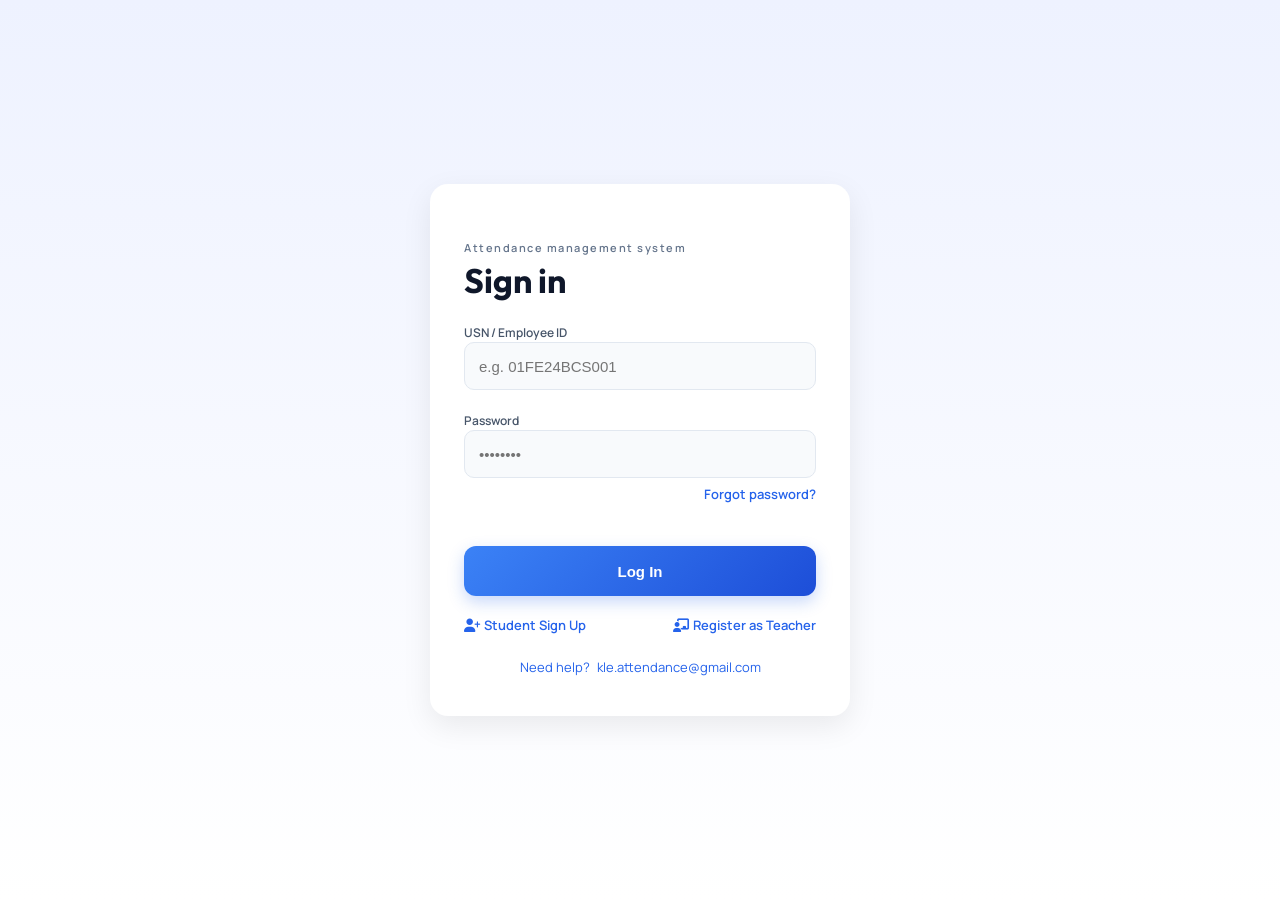
<file: pages/admin-dashboard.html>
<!DOCTYPE html>
<html lang="en">
<head>
<meta charset="UTF-8"/>
<meta name="viewport" content="width=device-width, initial-scale=1.0"/>
<title>AI Attendance – Admin Dashboard</title>
<link rel="preconnect" href="https://fonts.googleapis.com">
<link href="https://fonts.googleapis.com/css2?family=Outfit:wght@400;600;700&family=Manrope:wght@400;500;600&display=swap" rel="stylesheet">
<link rel="stylesheet" href="https://cdnjs.cloudflare.com/ajax/libs/font-awesome/6.5.0/css/all.min.css"/>
<link rel="stylesheet" href="../css/shared.css"/>
</head>
<body class="fade-in">

  <div class="top-bar">
    <div class="meta">
      <div class="label">Admin</div>
      <div class="h2">Control Panel</div>
    </div>
    <button class="icon-btn" onclick="doLogout()" title="Logout"><i class="fa fa-sign-out-alt"></i></button>
  </div>

  <div class="tabs">
    <button class="tab active" id="admin-tab-pending"  onclick="setAdminTab('pending')">Pending</button>
    <button class="tab"        id="admin-tab-approved" onclick="setAdminTab('approved')">Teachers</button>
    <button class="tab"        id="admin-tab-students" onclick="setAdminTab('students')">Students</button>
  </div>

  <div id="admin-student-filters" style="display:none;padding:8px 24px 0;max-width:460px;margin:0 auto">
    <div class="input-label" style="margin-top:8px">Semester</div>
    <div class="filter-scroll"><div class="filter-pills" id="admin-sem-pills"></div></div>
    <div class="input-label" style="margin-top:8px">Division</div>
    <div class="filter-scroll"><div class="filter-pills" id="admin-div-pills"></div></div>
    <div class="input-label" style="margin-top:14px">Bulk Action</div>
    <button class="btn btn-primary" id="admin-semester-update-btn" onclick="updateAllStudentSemesters()">
      Update Semester +1 For All Students
    </button>
  </div>

  <div class="admin-list-scroll" id="admin-list"></div>

  <div class="modal-bg" id="teacher-modal">
    <div class="modal-card">
      <div class="modal-header">
        <div class="h2" id="tm-name"></div>
        <button class="modal-close" onclick="closeTeacherModal()"><i class="fa fa-times"></i></button>
      </div>
      <div class="small" id="tm-empid"></div>
      <div class="small" id="tm-email"></div>
      <div class="small" id="tm-status"></div>

      <div id="tm-courses-section" style="display:none">
        <div class="label" style="margin-top:14px">Courses</div>
        <div id="tm-courses-list"></div>
      </div>
      <div id="tm-photo-section" style="display:none">
        <div class="label" style="margin-top:14px">ID Card Photo</div>
        <img id="tm-photo" class="big-photo" alt="ID card"/>
      </div>
      <div id="tm-actions"></div>
    </div>
  </div>

  <div class="modal-bg" id="edit-student-modal">
    <div class="modal-card">
      <div class="modal-header">
        <div class="h3">Edit Student</div>
        <button class="modal-close" onclick="closeEditStudentModal()"><i class="fa fa-times"></i></button>
      </div>
      <div class="small" id="es-usn" style="margin-bottom:4px"></div>
      <div class="input-group"><label class="input-label">Name</label><input id="es-name" class="input"/></div>
      <div class="input-group"><label class="input-label">Email</label><input id="es-email" class="input" type="email"/></div>
      <div class="input-group"><label class="input-label">Branch</label><input id="es-branch" class="input"/></div>
      <div class="input-group"><label class="input-label">Semester</label><input id="es-sem" class="input" type="number"/></div>
      <div class="input-group"><label class="input-label">Division</label><input id="es-div" class="input"/></div>
      <div class="input-group"><label class="input-label">Roll Number</label><input id="es-roll" class="input" type="number"/></div>
      <div class="btn-row" style="margin-top:20px">
        <button class="btn btn-secondary" onclick="closeEditStudentModal()">Cancel</button>
        <button class="btn btn-primary" id="es-save-btn" onclick="saveStudent()">Save</button>
      </div>
    </div>
  </div>

  <div class="modal-bg" id="delete-modal">
    <div class="modal-card">
      <div class="h3" id="del-title">Delete?</div>
      <div class="small" id="del-label" style="margin-top:6px"></div>
      <div class="body-muted" style="margin-top:10px;font-size:15px">
        This cannot be undone. An email with the reason will be sent to them.
      </div>
      <div class="input-group">
        <label class="input-label">Reason (optional)</label>
        <textarea id="del-reason" class="input" style="min-height:80px;resize:vertical"
                  placeholder="e.g. Left the institute"></textarea>
      </div>
      <div class="btn-row" style="margin-top:16px">
        <button class="btn btn-secondary" onclick="closeDeleteModal()">Cancel</button>
        <button class="btn btn-danger" id="del-confirm-btn" onclick="confirmDelete()">Delete</button>
      </div>
    </div>
  </div>

<script src="../js/shared.js"></script>
<script src="../js/admin-dashboard.js"></script>
</body>
</html>
</file>
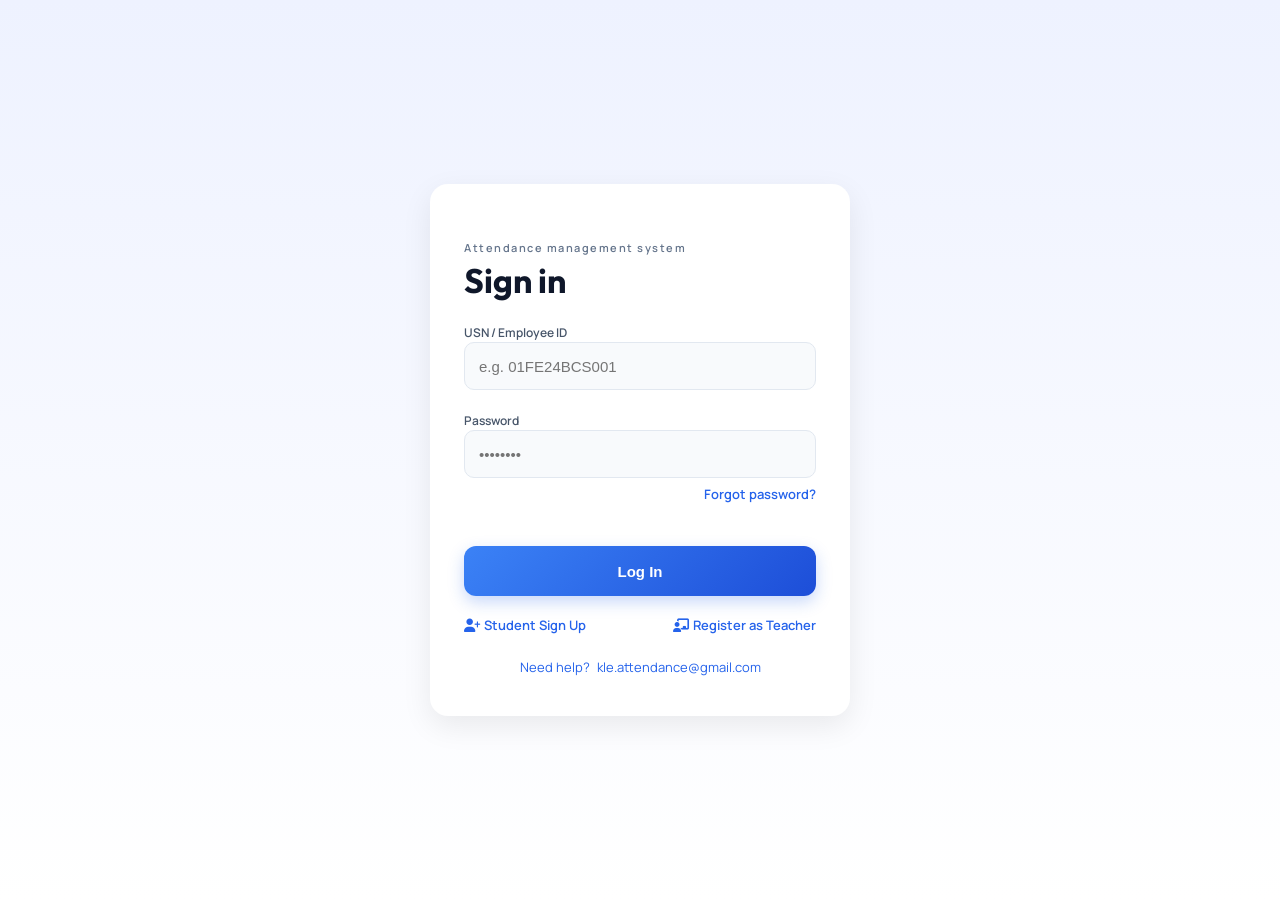
<file: pages/change-password.html>
<!DOCTYPE html>
<html lang="en">
<head>
<meta charset="UTF-8"/>
<meta name="viewport" content="width=device-width, initial-scale=1.0"/>
<title>AI Attendance – Change Password</title>
<link rel="preconnect" href="https://fonts.googleapis.com">
<link href="https://fonts.googleapis.com/css2?family=Outfit:wght@400;600;700&family=Manrope:wght@400;500;600&display=swap" rel="stylesheet">
<link rel="stylesheet" href="https://cdnjs.cloudflare.com/ajax/libs/font-awesome/6.5.0/css/all.min.css"/>
<link rel="stylesheet" href="../css/change-password.css"/>
</head>
<body>

<div class="form-screen fade-in">
  <div class="page-header">
    <button class="back-btn" id="cp-back-btn" onclick="cpBack()"><i class="fa fa-arrow-left"></i></button>
    <div>
      <div class="h2" id="cp-title">Change Password</div>
      <div class="small" id="cp-subtitle">Update your account password</div>
    </div>
  </div>

  <div id="cp-current-group" class="input-group">
    <label class="input-label">Current Password</label>
    <input id="cp-current" class="input" type="password"/>
  </div>
  <div class="input-group">
    <label class="input-label">New Password</label>
    <input id="cp-new" class="input" type="password"/>
  </div>
  <div class="input-group">
    <label class="input-label">Confirm New Password</label>
    <input id="cp-confirm" class="input" type="password"/>
  </div>

  <div id="cp-err" class="error-text" style="display:none"></div>

  <div style="margin-top:24px">
    <button class="btn btn-primary" id="cp-btn" onclick="doChangePassword()">Update Password</button>
  </div>
</div>

<script src="../js/shared.js"></script>
<script src="../js/change-password.js"></script>
</body>
</html>
</file>
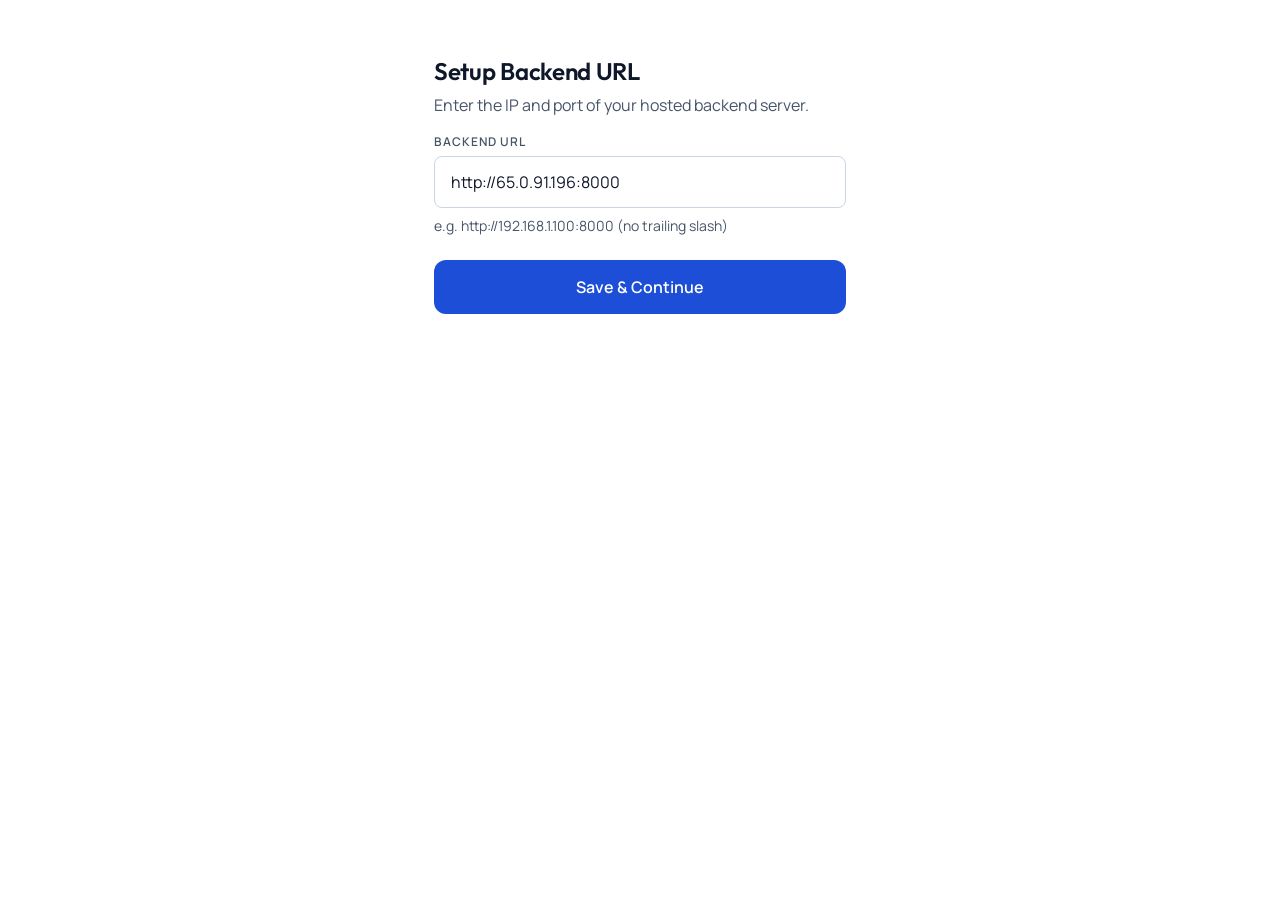
<file: pages/config.html>
<!DOCTYPE html>
<html lang="en">
<head>
<meta charset="UTF-8"/>
<meta name="viewport" content="width=device-width, initial-scale=1.0"/>
<title>AI Attendance – Setup</title>
<link rel="preconnect" href="https://fonts.googleapis.com">
<link href="https://fonts.googleapis.com/css2?family=Outfit:wght@400;600;700&family=Manrope:wght@400;500;600&display=swap" rel="stylesheet">
<link rel="stylesheet" href="https://cdnjs.cloudflare.com/ajax/libs/font-awesome/6.5.0/css/all.min.css"/>
<link rel="stylesheet" href="../css/shared.css"/>
</head>
<body>

<div class="form-screen fade-in">
  <div style="margin-top:32px">
    <div class="h2">Setup Backend URL</div>
    <div class="body-muted" style="margin-top:6px">
      Enter the IP and port of your hosted backend server.
    </div>
  </div>

  <div class="input-group">
    <label class="input-label">Backend URL</label>
    <input id="cfg-url" class="input" placeholder="http://192.168.1.50:8000" value=""/>
  </div>
  <div class="small" style="margin-top:8px;color:var(--text2)">
    e.g. http://192.168.1.100:8000 (no trailing slash)
  </div>

  <div style="margin-top:24px">
    <button class="btn btn-primary" onclick="saveConfig()">Save &amp; Continue</button>
  </div>
</div>

<script src="../js/shared.js"></script>
<script>
 
  window.addEventListener('DOMContentLoaded', () => {
    const saved = localStorage.getItem('backend_url') || window.BACKEND_URL || '';
    document.getElementById('cfg-url').value = saved;
  });

  function saveConfig() {
    const val = document.getElementById('cfg-url').value.trim().replace(/\/$/, '');
    if (!val) { alert('Please enter a URL'); return; }
    window.BACKEND_URL = val;
    localStorage.setItem('backend_url', val);
    window.location.href = 'login.html';
  }
</script>
</body>
</html>
</file>
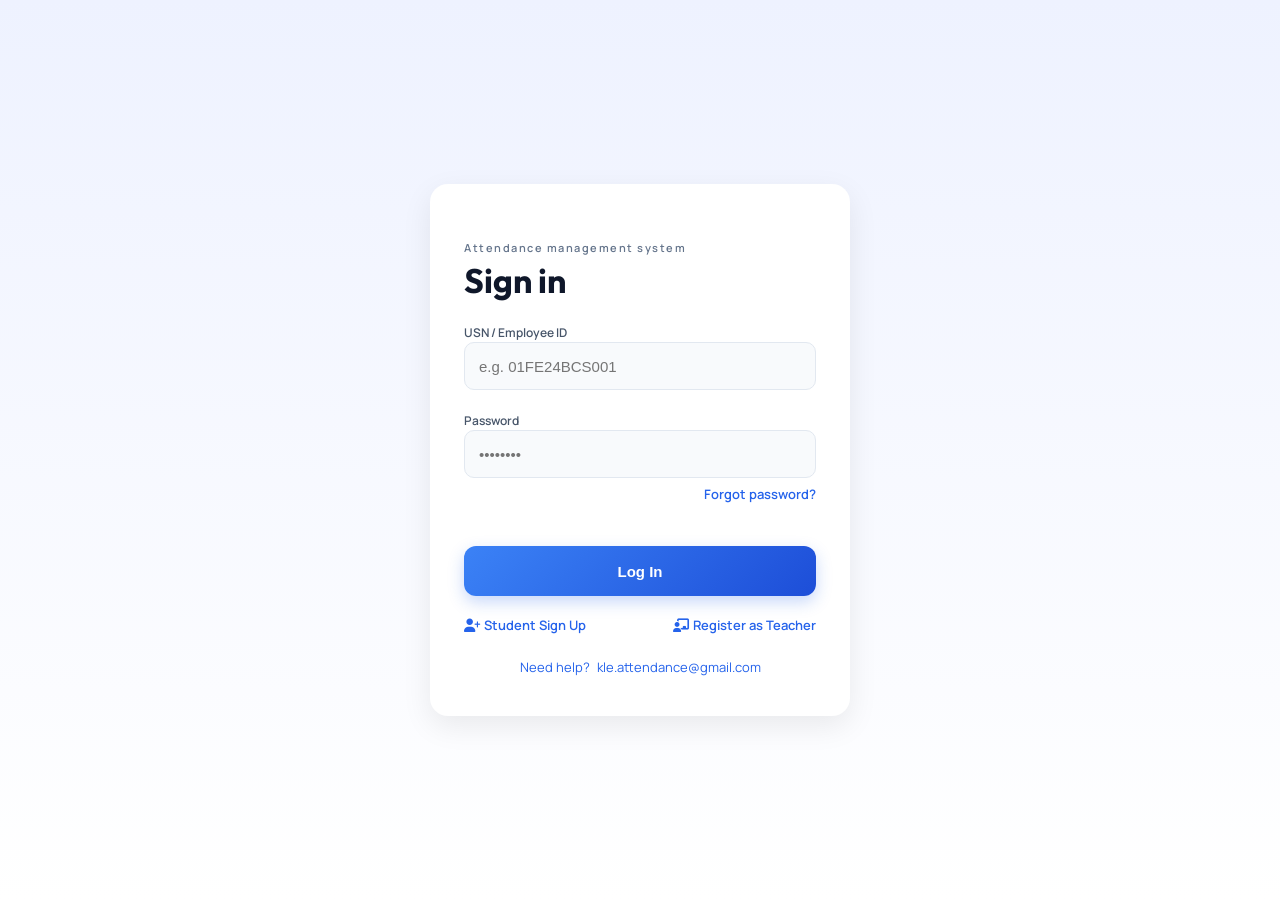
<file: pages/course-session.html>
<!DOCTYPE html>
<html lang="en">
<head>
<meta charset="UTF-8"/>
<meta name="viewport" content="width=device-width, initial-scale=1.0"/>
<title>AI Attendance – Course Sessions</title>
<link rel="preconnect" href="https://fonts.googleapis.com">
<link href="https://fonts.googleapis.com/css2?family=Outfit:wght@400;600;700&family=Manrope:wght@400;500;600&display=swap" rel="stylesheet">
<link rel="stylesheet" href="https://cdnjs.cloudflare.com/ajax/libs/font-awesome/6.5.0/css/all.min.css"/>
<link rel="stylesheet" href="../css/teacher-dashboard.css"/>
<link rel="stylesheet" href="../css/admin-dashboard.css"/>
<link rel="stylesheet" href="../css/course-sessions.css"/>
</head>
<body class="fade-in">

  <div class="top-bar">
    <button class="icon-btn" onclick="window.location.href='teacher-dashboard.html'"><i class="fa fa-arrow-left"></i></button>
    <div class="meta" style="margin-left:8px">
      <div class="label">Course</div>
      <div class="h2" id="cs-title"></div>
      <div class="small" id="cs-sub"></div>
    </div>
  </div>

  <div style="padding:12px 24px 0;max-width:460px;margin:0 auto">
    <div class="label">Semester</div>
    <div class="filter-pills" id="cs-sem-pills"></div>
    <div class="label" style="margin-top:10px">Division</div>
    <div class="filter-pills" id="cs-div-pills"></div>
  </div>

  <div class="section-label" style="margin-top:8px"><div class="label">Sessions</div></div>
  <div class="list-scroll" id="cs-list" style="padding-bottom:140px"></div>

  <!-- Bottom action bar -->
  <div id="cs-bottom-bar" class="bottom-bar">
    <button class="btn btn-primary" id="cs-merge-btn" onclick="enterMergeMode()">
      <i class="fa fa-file-csv"></i> Merge CSV
    </button>
  </div>

  <!-- Bottom action bar in MERGE mode -->
  <div id="cs-merge-bar" class="bottom-bar" style="display:none">
    <button class="btn btn-secondary" onclick="exitMergeMode()" style="flex:0 0 100px">Cancel</button>
    <button class="btn btn-primary" id="cs-export-btn" onclick="exportMerged()">
      <i class="fa fa-download"></i> Export CSV (<span id="cs-sel-count">0</span>)
    </button>
  </div>

<script src="../js/shared.js"></script>
<script src="../js/course-sessions.js"></script>
</body>
</html>
</file>
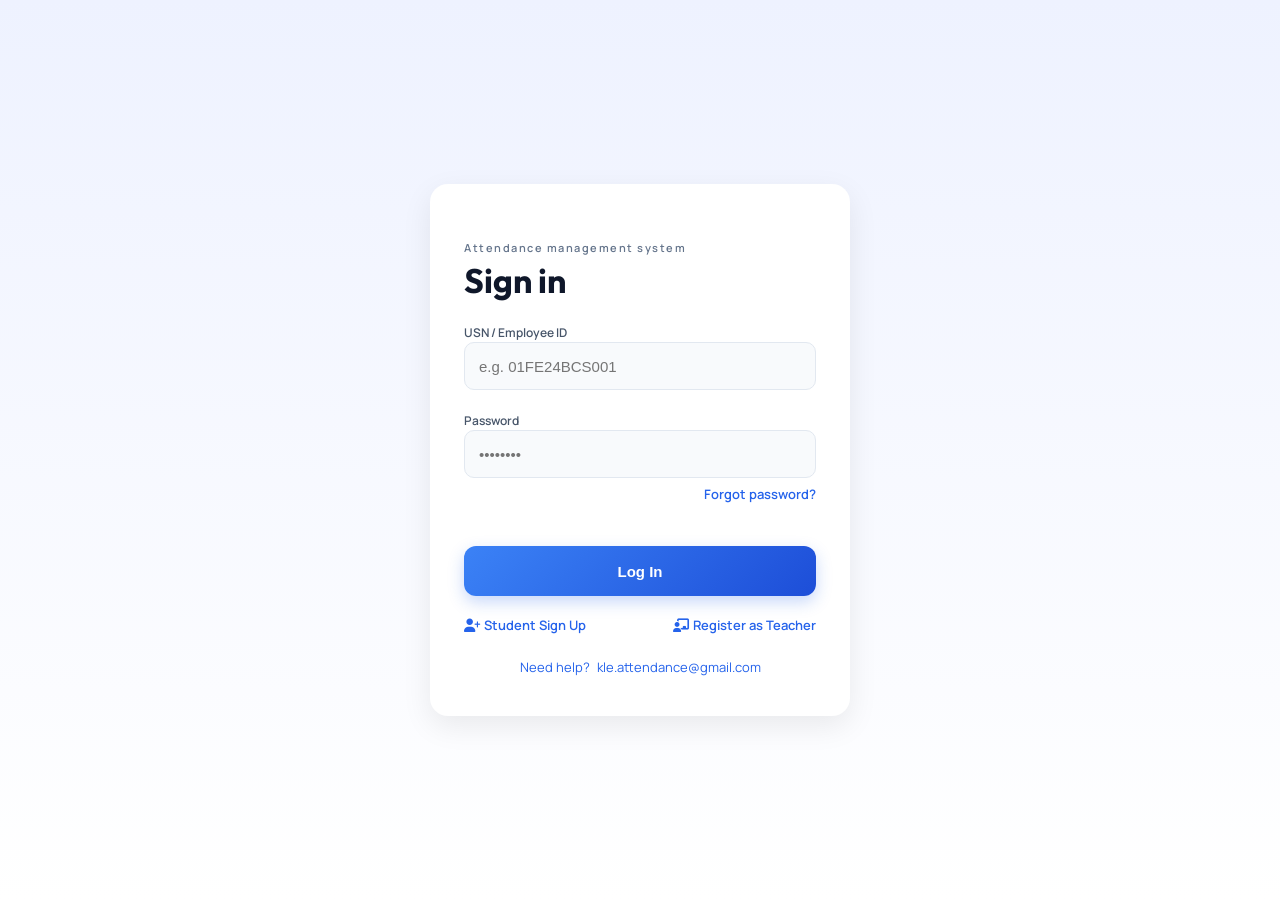
<file: pages/course-sessions.html>
<!DOCTYPE html>
<html lang="en">
<head>
<meta charset="UTF-8"/>
<meta name="viewport" content="width=device-width, initial-scale=1.0"/>
<title>AI Attendance – Course Sessions</title>
<link rel="preconnect" href="https://fonts.googleapis.com">
<link href="https://fonts.googleapis.com/css2?family=Outfit:wght@400;600;700&family=Manrope:wght@400;500;600&display=swap" rel="stylesheet">
<link rel="stylesheet" href="https://cdnjs.cloudflare.com/ajax/libs/font-awesome/6.5.0/css/all.min.css"/>
<link rel="stylesheet" href="../css/teacher-dashboard.css"/>
<link rel="stylesheet" href="../css/admin-dashboard.css"/>
<link rel="stylesheet" href="../css/course-sessions.css"/>
</head>
<body class="fade-in">

  <div class="top-bar">
    <button class="icon-btn" onclick="window.location.href='teacher-dashboard.html'"><i class="fa fa-arrow-left"></i></button>
    <div class="meta" style="margin-left:8px">
      <div class="label">Course</div>
      <div class="h2" id="cs-title"></div>
      <div class="small" id="cs-sub"></div>
    </div>
  </div>

  <div style="padding:12px 24px 0;max-width:460px;margin:0 auto">
    <div class="label">Semester</div>
    <div class="filter-pills" id="cs-sem-pills"></div>
    <div class="label" style="margin-top:10px">Division</div>
    <div class="filter-pills" id="cs-div-pills"></div>
  </div>

  <div class="section-label" style="margin-top:8px"><div class="label">Sessions</div></div>
  <div class="list-scroll" id="cs-list" style="padding-bottom:140px"></div>

  <div id="cs-bottom-bar" class="bottom-bar">
    <button class="btn btn-primary" id="cs-merge-btn" onclick="enterMergeMode()">
      <i class="fa fa-file-csv"></i> Merge CSV
    </button>
  </div>

  <div id="cs-merge-bar" class="bottom-bar" style="display:none">
    <button class="btn btn-secondary" onclick="exitMergeMode()" style="flex:0 0 100px">Cancel</button>
    <button class="btn btn-primary" id="cs-export-btn" onclick="exportMerged()">
      <i class="fa fa-download"></i> Export CSV file (<span id="cs-sel-count">0</span>)
    </button>
  </div>

<script src="../js/shared.js"></script>
<script src="../js/course-sessions.js"></script>
</body>
</html>
</file>
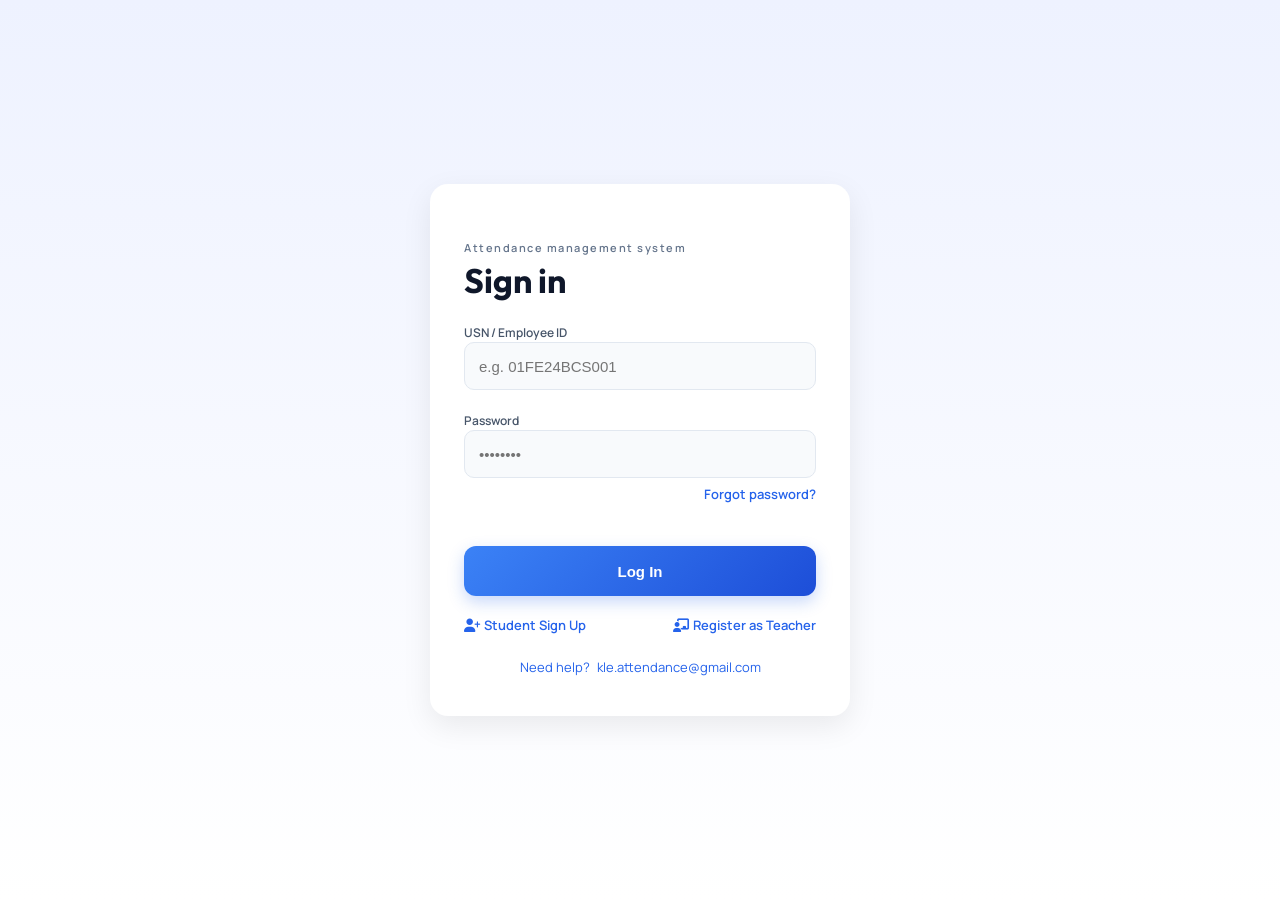
<file: pages/create-session.html>
<!DOCTYPE html>
<html lang="en">
<head>
<meta charset="UTF-8"/>
<meta name="viewport" content="width=device-width, initial-scale=1.0"/>
<title>AI Attendance – Create Session</title>
<link rel="preconnect" href="https://fonts.googleapis.com">
<link href="https://fonts.googleapis.com/css2?family=Outfit:wght@400;600;700&family=Manrope:wght@400;500;600&display=swap" rel="stylesheet">
<link rel="stylesheet" href="https://cdnjs.cloudflare.com/ajax/libs/font-awesome/6.5.0/css/all.min.css"/>
<link rel="stylesheet" href="../css/create-session.css"/>
</head>
<body>

<div class="form-screen fade-in">
  <div class="page-header">
    <a class="back-btn" href="teacher-dashboard.html"><i class="fa fa-arrow-left"></i></a>
    <div>
      <div class="h2">Create Session</div>
      <div class="small">Set class details and capture photos</div>
    </div>
  </div>
  <div class="input-group">
    <div class="input-label">Semester</div>
    <div class="pills" id="cs-sem-pills"></div>
  </div>
  <div class="input-group">
    <div class="input-label">Division</div>
    <div class="pills" id="cs-div-pills"></div>
  </div>
  <div class="input-group">
    <div class="input-label">Course</div>
    <div id="cs-courses-area"></div>
  </div>
  <div style="display:flex;gap:12px">
    <div class="input-group" style="flex:1">
      <label class="input-label">Time From</label>
      <input id="cs-from" class="input" placeholder="HH:MM" value="10:00"/>
    </div>
    <div class="input-group" style="flex:1">
      <label class="input-label">Time To</label>
      <input id="cs-to" class="input" placeholder="HH:MM" value="11:00"/>
    </div>
  </div>
  <div id="cs-err" class="error-text" style="display:none"></div>
  <div style="margin-top:24px">
    <button class="btn btn-primary" id="cs-btn" onclick="doCreateSession()">Create &amp; Continue</button>
  </div>
</div>
<script src="../js/shared.js"></script>
<script src="../js/create-session.js"></script>
</body>
</html>
</file>
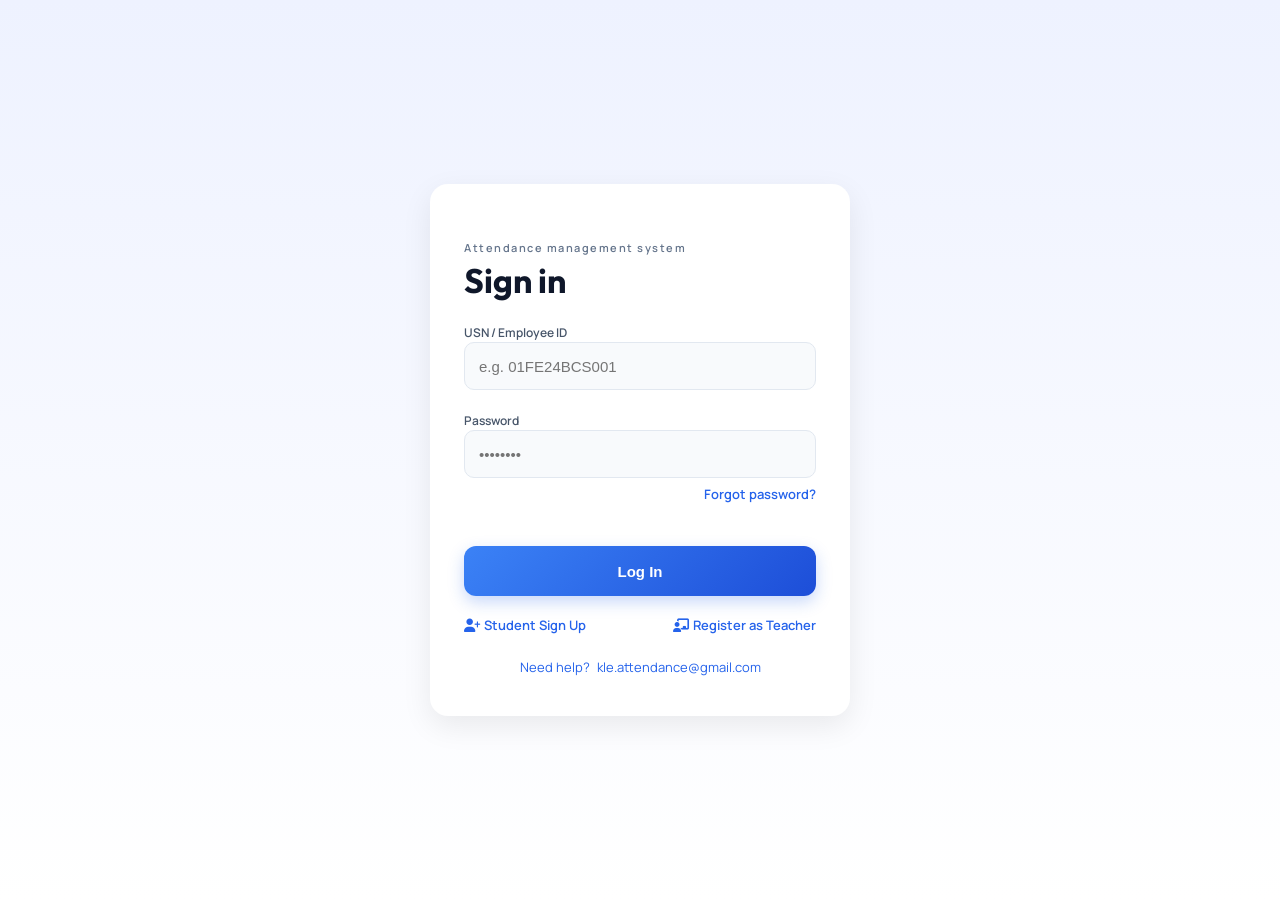
<file: pages/create-sessions.html>
<!DOCTYPE html>
<html lang="en">
<head>
<meta charset="UTF-8"/>
<meta name="viewport" content="width=device-width, initial-scale=1.0"/>
<title>AI Attendance – Create Session</title>
<link rel="preconnect" href="https://fonts.googleapis.com">
<link href="https://fonts.googleapis.com/css2?family=Outfit:wght@400;600;700&family=Manrope:wght@400;500;600&display=swap" rel="stylesheet">
<link rel="stylesheet" href="https://cdnjs.cloudflare.com/ajax/libs/font-awesome/6.5.0/css/all.min.css"/>
<link rel="stylesheet" href="../css/create-session.css"/>
</head>
<body>

<div class="form-screen fade-in">
  <div class="page-header">
    <a class="back-btn" href="teacher-dashboard.html"><i class="fa fa-arrow-left"></i></a>
    <div>
      <div class="h2">Create Session</div>
      <div class="small">Set class details, then capture photos</div>
    </div>
  </div>

  <div class="input-group">
    <div class="input-label">Semester</div>
    <div class="pills" id="cs-sem-pills"></div>
  </div>
  <div class="input-group">
    <div class="input-label">Division</div>
    <div class="pills" id="cs-div-pills"></div>
  </div>
  <div class="input-group">
    <div class="input-label">Course / Lecture</div>
    <div id="cs-courses-area"></div>
  </div>

  <div style="display:flex;gap:12px">
    <div class="input-group" style="flex:1">
      <label class="input-label">Time From</label>
      <input id="cs-from" class="input" placeholder="HH:MM" value="10:00"/>
    </div>
    <div class="input-group" style="flex:1">
      <label class="input-label">Time To</label>
      <input id="cs-to" class="input" placeholder="HH:MM" value="11:00"/>
    </div>
  </div>

  <div id="cs-err" class="error-text" style="display:none"></div>

  <div style="margin-top:24px">
    <button class="btn btn-primary" id="cs-btn" onclick="doCreateSession()">Create &amp; Continue</button>
  </div>
</div>

<script src="../js/shared.js"></script>
<script src="../js/create-session.js"></script>
</body>
</html>
</file>
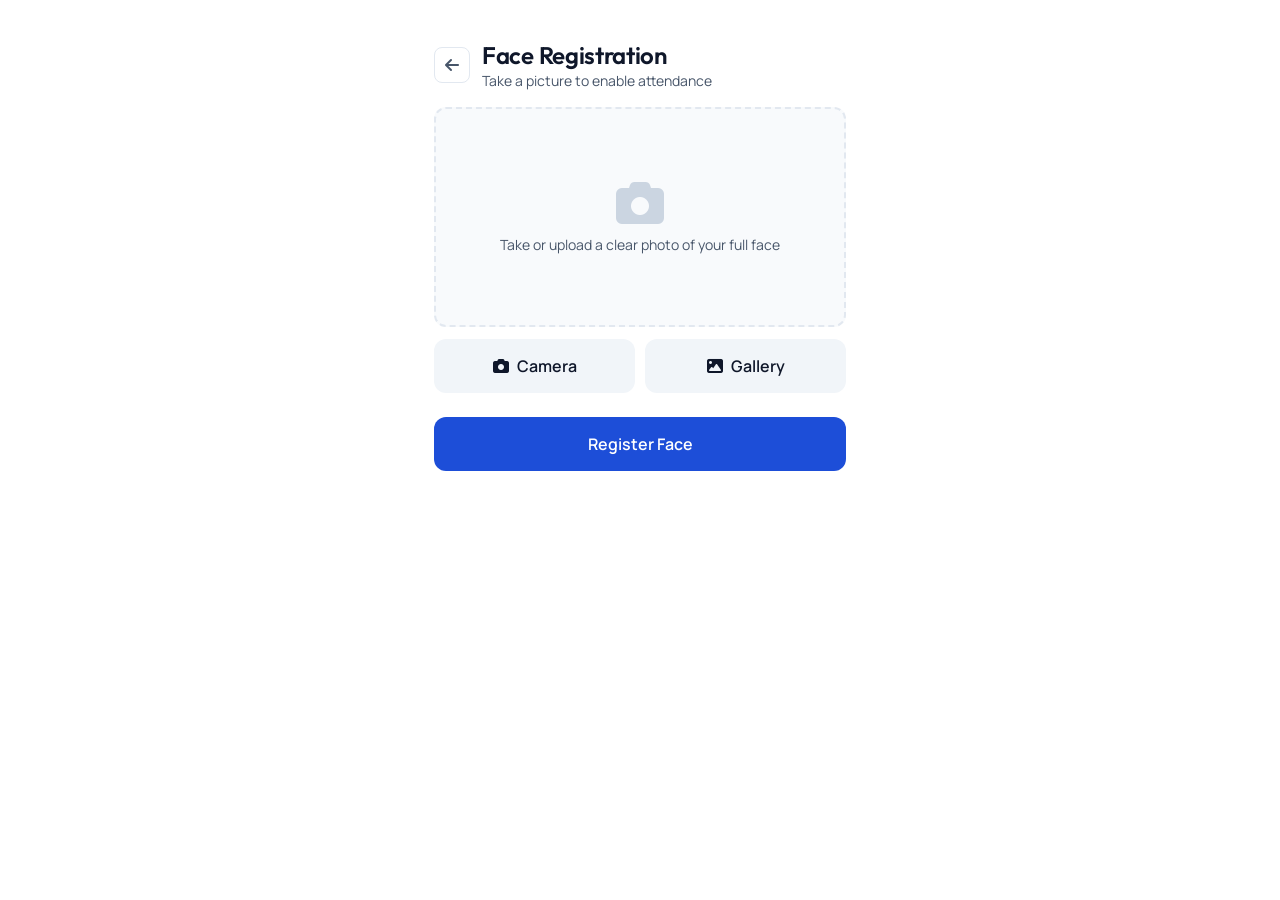
<file: pages/face-capture.html>
<!DOCTYPE html>
<html lang="en">
<head>
<meta charset="UTF-8"/>
<meta name="viewport" content="width=device-width, initial-scale=1.0"/>
<title>AI Attendance – Face Registration</title>
<link rel="preconnect" href="https://fonts.googleapis.com">
<link href="https://fonts.googleapis.com/css2?family=Outfit:wght@400;600;700&family=Manrope:wght@400;500;600&display=swap" rel="stylesheet">
<link rel="stylesheet" href="https://cdnjs.cloudflare.com/ajax/libs/font-awesome/6.5.0/css/all.min.css"/>
<link rel="stylesheet" href="../css/face-capture.css"/>
</head>
<body>

<div class="form-screen fade-in">
  <div class="page-header">
    <a class="back-btn" href="student-dashboard.html"><i class="fa fa-arrow-left"></i></a>
    <div>
      <div class="h2">Face Registration</div>
      <div class="small">Take a picture to enable attendance</div>
    </div>
  </div>

  <div class="photo-placeholder" id="fc-placeholder">
    <i class="fa fa-camera" style="font-size:48px;color:var(--border2)"></i>
    <div class="small" style="text-align:center">Take or upload a clear photo of your full face</div>
  </div>
  <img id="fc-preview" class="photo-preview hidden" alt="face"/>

  <div class="btn-row" style="margin-top:12px">
    <label class="btn btn-secondary" style="cursor:pointer">
      <i class="fa fa-camera"></i> Camera
      <input type="file" accept="image/*" capture="user" style="display:none" onchange="handleFaceCapture(event)"/>
    </label>
    <label class="btn btn-secondary" style="cursor:pointer">
      <i class="fa fa-image"></i> Gallery
      <input type="file" accept="image/*" style="display:none" onchange="handleFaceCapture(event)"/>
    </label>
  </div>

  <div id="fc-err" class="error-text" style="display:none"></div>

  <div style="margin-top:24px">
    <button class="btn btn-primary" id="fc-btn" onclick="doFaceRegister()">Register Face</button>
  </div>
</div>

<script src="../js/shared.js"></script>
<script src="../js/face-capture.js"></script>
</body>
</html>
</file>
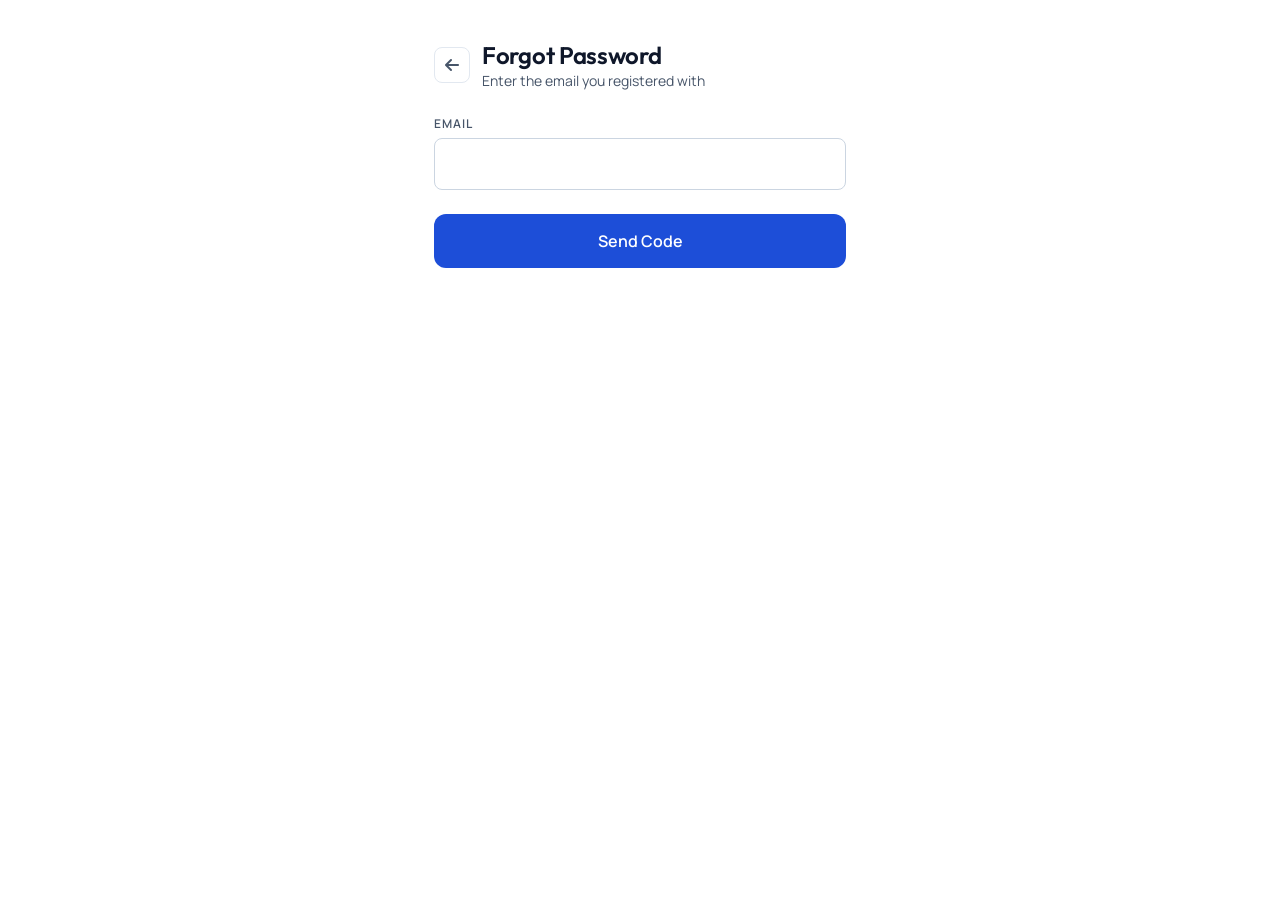
<file: pages/forgot-password.html>
<!DOCTYPE html>
<html lang="en">
<head>
<meta charset="UTF-8"/>
<meta name="viewport" content="width=device-width, initial-scale=1.0"/>
<title>AI Attendance – Forgot Password</title>
<link rel="preconnect" href="https://fonts.googleapis.com">
<link href="https://fonts.googleapis.com/css2?family=Outfit:wght@400;600;700&family=Manrope:wght@400;500;600&display=swap" rel="stylesheet">
<link rel="stylesheet" href="https://cdnjs.cloudflare.com/ajax/libs/font-awesome/6.5.0/css/all.min.css"/>
<link rel="stylesheet" href="../css/forgot-password.css"/>
</head>
<body>

<div class="form-screen fade-in">
  <div class="page-header">
    <a class="back-btn" href="login.html"><i class="fa fa-arrow-left"></i></a>
    <div>
      <div class="h2" id="fp-title">Forgot Password</div>
      <div class="small" id="fp-subtitle">Enter the email you registered with</div>
    </div>
  </div>

  <div id="fp-step1">
    <div class="input-group">
      <label class="input-label">Email</label>
      <input id="fp-email" class="input" type="email"/>
    </div>
    <div id="fp-s1-err" class="error-text" style="display:none"></div>
    <div style="margin-top:24px">
      <button class="btn btn-primary" id="fp-send-btn" onclick="fpSendOtp()">Send Code</button>
    </div>
  </div>

  <div id="fp-step2" style="display:none">
    <div class="otp-hint">Code sent to <strong id="fp-email-show"></strong></div>
    <div class="input-group">
      <label class="input-label">6-digit code</label>
      <input id="fp-otp" class="input" type="number" placeholder="123456"/>
    </div>
    <div class="input-group">
      <label class="input-label">New Password</label>
      <input id="fp-newpw" class="input" type="password"/>
    </div>
    <div id="fp-s2-err" class="error-text" style="display:none"></div>
    <div style="margin-top:24px">
      <button class="btn btn-primary" id="fp-reset-btn" onclick="fpReset()">Reset Password</button>
    </div>
    <div style="text-align:center;margin-top:12px">
      <button class="link" style="color:var(--text2)" onclick="fpBack()">Didn't get it? Resend</button>
    </div>
  </div>
</div>

<script src="../js/shared.js"></script>
<script src="../js/forgot-password.js"></script>
</body>
</html>
</file>
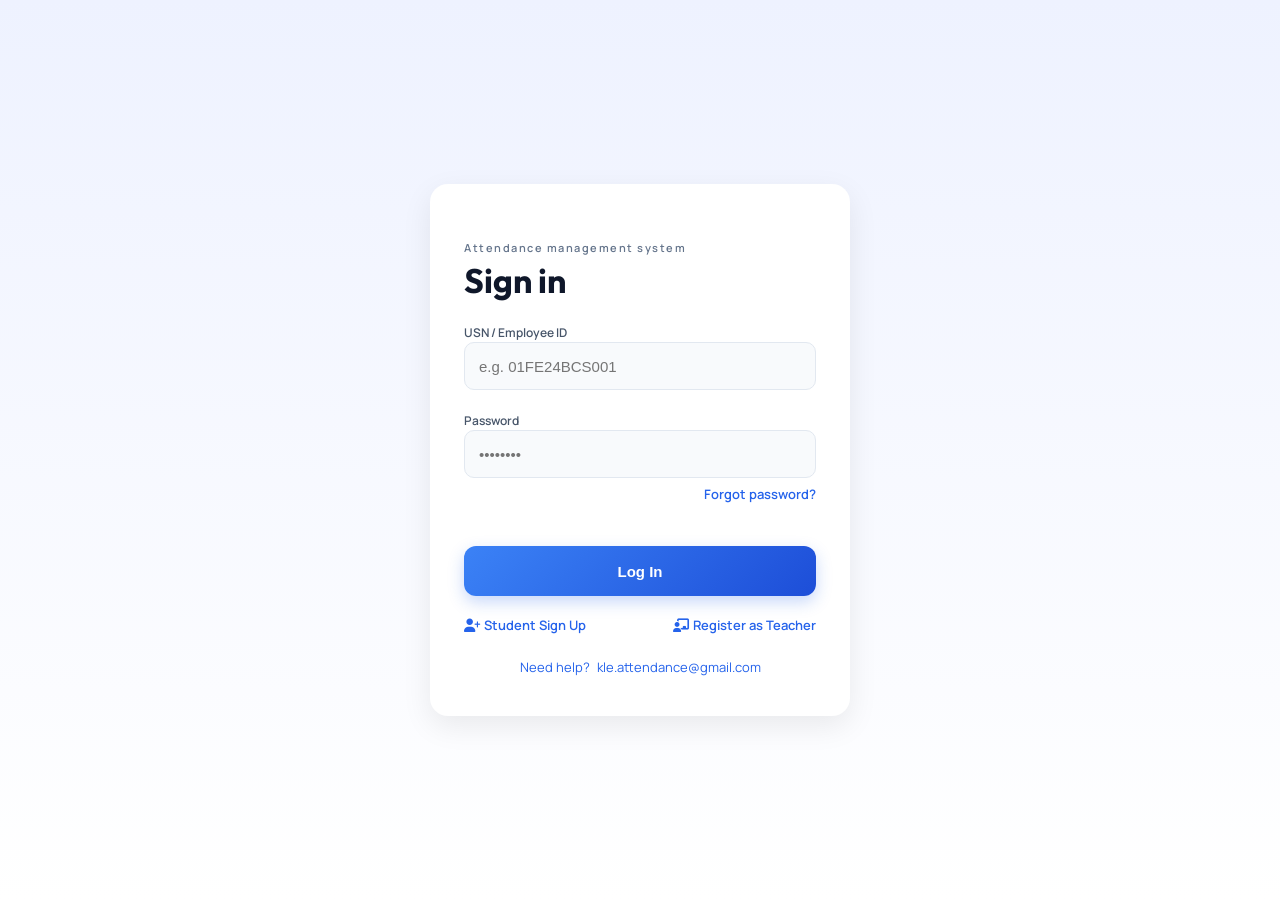
<file: pages/login.html>
<!DOCTYPE html>
<html lang="en">
<head>
<meta charset="UTF-8"/>
<meta name="viewport" content="width=device-width, initial-scale=1.0"/>
<title>AI Attendance – Login</title>
<link rel="preconnect" href="https://fonts.googleapis.com">
<link href="https://fonts.googleapis.com/css2?family=Outfit:wght@400;600;700&family=Manrope:wght@400;500;600&display=swap" rel="stylesheet">
<link rel="stylesheet" href="https://cdnjs.cloudflare.com/ajax/libs/font-awesome/6.5.0/css/all.min.css"/>
<link rel="stylesheet" href="../css/login.css"/>
</head>
<body>

<div class="form-screen">
  <div style="margin-top:16px">
    <div class="label">Attendance management system</div>
    <div class="h1" style="margin-top:4px">Sign in</div>
   
  </div>

  <div class="input-group">
    <label class="input-label">USN / Employee ID</label>
    <input id="login-id" class="input" placeholder="e.g. 01FE24BCS001" autocapitalize="characters"/>
  </div>

  <div class="input-group">
    <label class="input-label">Password</label>
    <input id="login-pw" class="input" type="password" placeholder="••••••••"/>
  </div>

  <div class="link-end" style="margin-top:4px">
    <a class="link" href="forgot-password.html">Forgot password?</a>
  </div>

  <div id="login-err" class="error-text" style="display:none"></div>

  <div style="margin-top:24px">
    <button class="btn btn-primary" id="login-btn" onclick="doLogin()">Log In</button>
  </div>

  <div class="link-row">
    <a class="link" href="student-register.html"><i class="fa fa-user-plus" style="margin-right:4px"></i>Student Sign Up</a>
    <a class="link" href="teacher-register.html"><i class="fas fa-chalkboard-teacher" style="margin-right:4px"></i>Register as Teacher</a>
  </div>
<div class="help-text">
  Need help?
  <a href="mailto:kle.attendance@gmail.com">kle.attendance@gmail.com</a>
</div>
</div>
<script src="../js/shared.js"></script>
<script src="../js/login.js"></script>
</body>
</html>
</file>
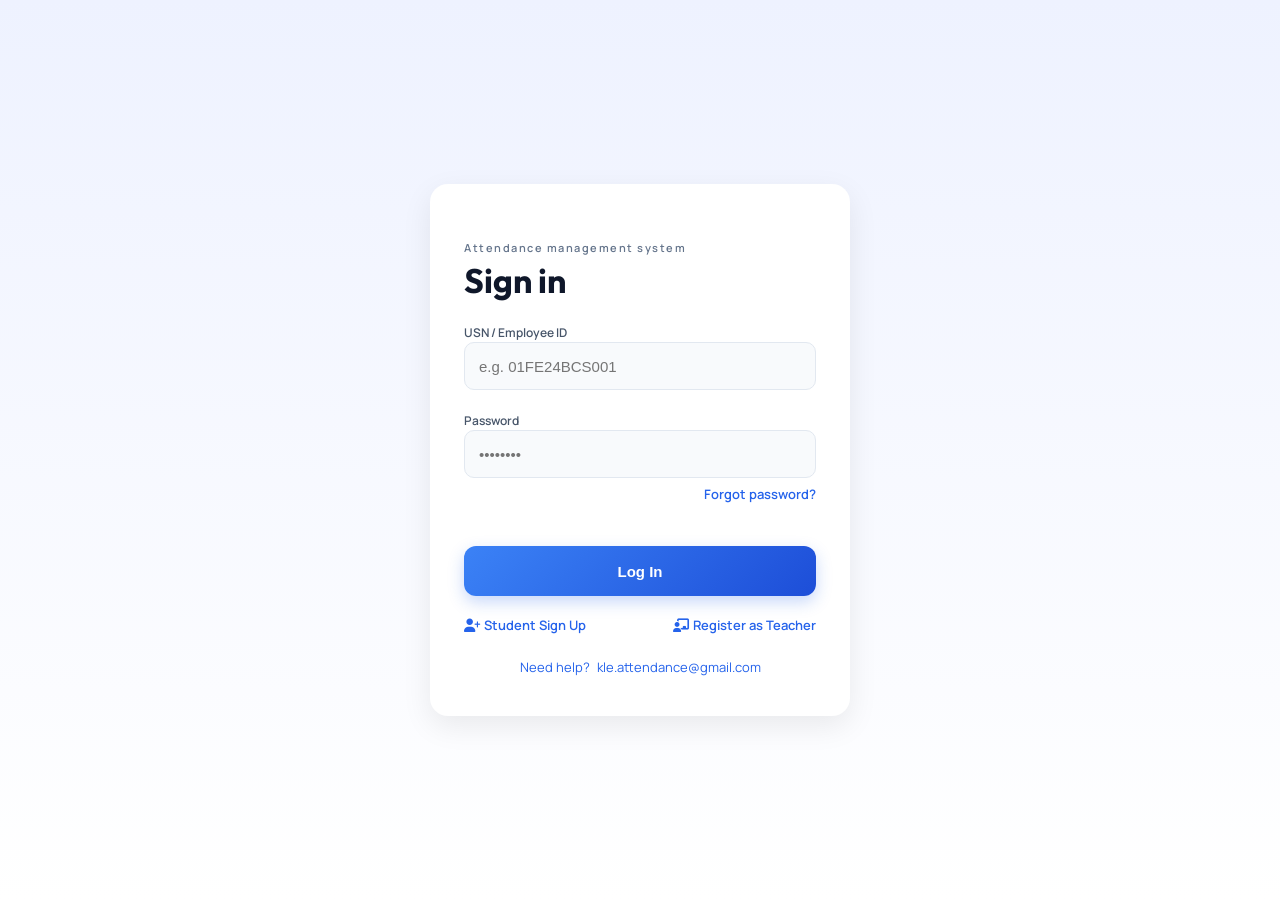
<file: pages/session-detail.html>
<!DOCTYPE html>
<html lang="en">
<head>
<meta charset="UTF-8"/>
<meta name="viewport" content="width=device-width, initial-scale=1.0"/>
<title>AI Attendance – Session Detail</title>
<link rel="preconnect" href="https://fonts.googleapis.com">
<link href="https://fonts.googleapis.com/css2?family=Outfit:wght@400;600;700&family=Manrope:wght@400;500;600&display=swap" rel="stylesheet">
<link rel="stylesheet" href="https://cdnjs.cloudflare.com/ajax/libs/font-awesome/6.5.0/css/all.min.css"/>
<link rel="stylesheet" href="../css/session-detail.css"/>
<style>
  body { margin: 0; }
  .sess-scroll {
  overflow-y: auto;
  padding: 0 24px 120px;
  max-width: 460px;
  margin: 0 auto;
}
</style>
</head>
<body class="fade-in">

  <div style="padding:0 24px;max-width:460px;margin:0 auto">
    <div class="page-header">
      <a class="back-btn" href="teacher-dashboard.html"><i class="fa fa-arrow-left"></i></a>
      <div style="flex:1">
        <div class="h2" id="sess-title">…</div>
        <div class="small" id="sess-subtitle"></div>
      </div>
      <div id="sess-status-badge" class="right-slot"></div>
    </div>
  </div>

  <div class="sess-scroll" id="sess-body">
    <div class="empty-state"><i class="fa fa-circle-notch fa-spin"></i></div>
  </div>

  <div id="sess-bottom-bar" class="bottom-bar" style="display:none">
  <button class="btn btn-secondary" id="sess-export-btn" onclick="exportSessionCsv()"
          style="display:none;flex:0 0 140px">
    <i class="fa fa-download"></i> Export CSV
  </button>
  <button class="btn btn-primary" id="sess-save-btn" onclick="saveAttendance()" style="flex:1">
    Save Attendance
  </button>
</div>

<script src="../js/shared.js"></script>
<script src="../js/session-detail.js"></script>
</body>
</html>
</file>
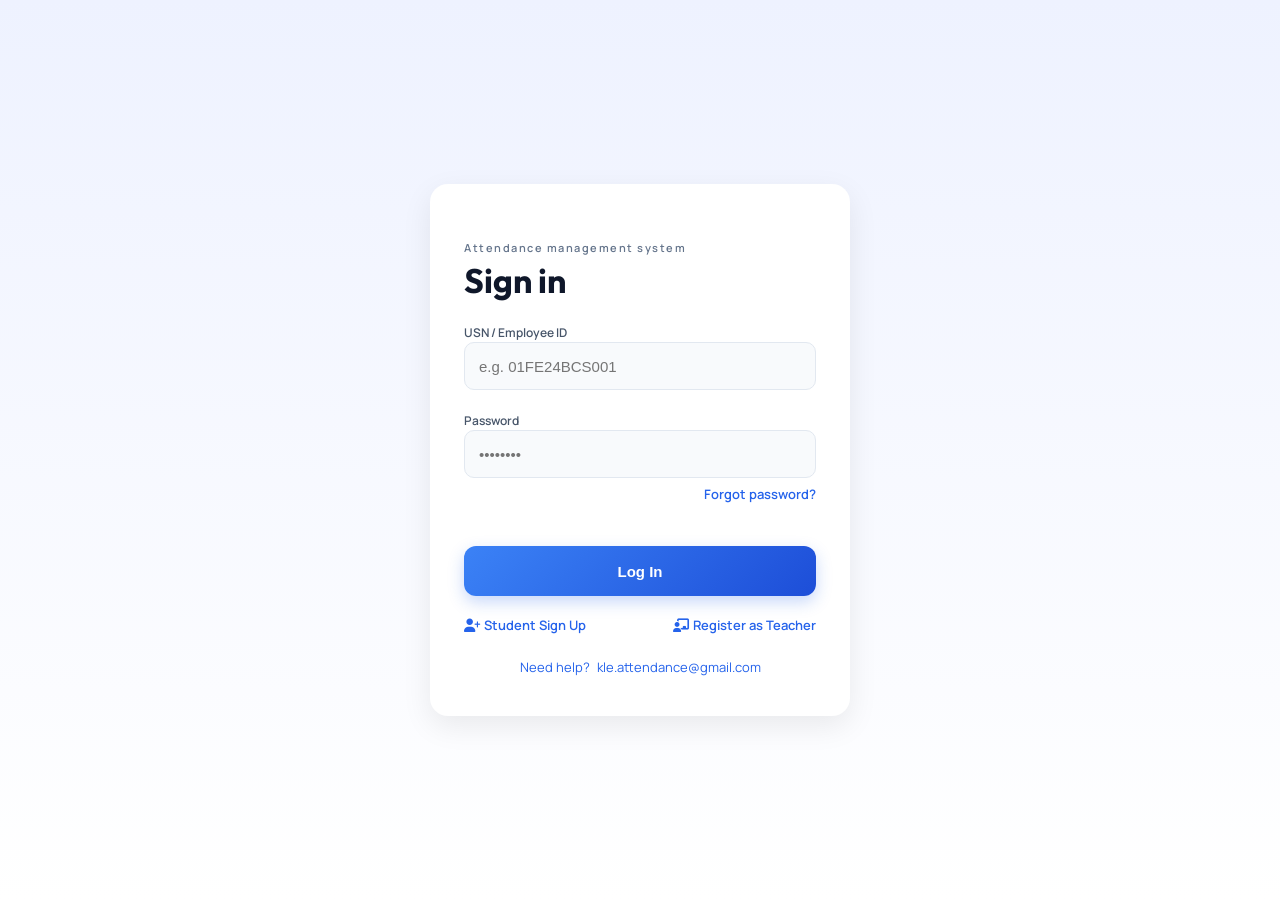
<file: pages/student-dashboard.html>
<!DOCTYPE html>
<html lang="en">
<head>
<meta charset="UTF-8"/>
<meta name="viewport" content="width=device-width, initial-scale=1.0"/>
<title>AI Attendance – Student Dashboard</title>
<link rel="preconnect" href="https://fonts.googleapis.com">
<link href="https://fonts.googleapis.com/css2?family=Outfit:wght@400;600;700&family=Manrope:wght@400;500;600&display=swap" rel="stylesheet">
<link rel="stylesheet" href="https://cdnjs.cloudflare.com/ajax/libs/font-awesome/6.5.0/css/all.min.css"/>
<link rel="stylesheet" href="../css/student-dashboard.css"/>
</head>
<body class="fade-in">

  <div class="top-bar">
    <div class="meta">
      <div class="label">Welcome!</div>
      <div class="h2" id="sd-name"></div>
      <div class="small" id="sd-info"></div>
    </div>
    <a class="icon-btn" href="change-password.html" title="Change Password"><i class="fa fa-lock"></i></a>
    <button class="icon-btn" onclick="doLogout()" title="Logout"><i class="fa fa-sign-out-alt"></i></button>
  </div>

  <div id="sd-face-banner" class="banner" style="display:none" onclick="window.location.href='face-capture.html'">
    <i class="fa fa-exclamation-triangle" style="color:var(--warning)"></i>
    <span class="banner-text">Register your face</span>
    <i class="fa fa-chevron-right" style="color:var(--text2)"></i>
  </div>

  <div class="stats-card">
    <div class="label">Total Attendance</div>
    <div class="big-pct" id="sd-pct">—%</div>
    <div class="stats-row">
      <div class="stat-item">
        <div class="stat-num" id="sd-present" style="color:var(--present)">0</div>
        <div class="small">Present</div>
      </div>
      <div class="stat-item">
        <div class="stat-num" id="sd-absent" style="color:var(--absent)">0</div>
        <div class="small">Absent</div>
      </div>
      <div class="stat-item">
        <div class="stat-num" id="sd-total">0</div>
        <div class="small">Total</div>
      </div>
    </div>
  </div>

  <div class="section-label"><div class="label">Attendance</div></div>
  <div class="list" id="sd-list"></div>

<script src="../js/shared.js"></script>
<script src="../js/student-dashboard.js"></script>
</body>
</html>
</file>
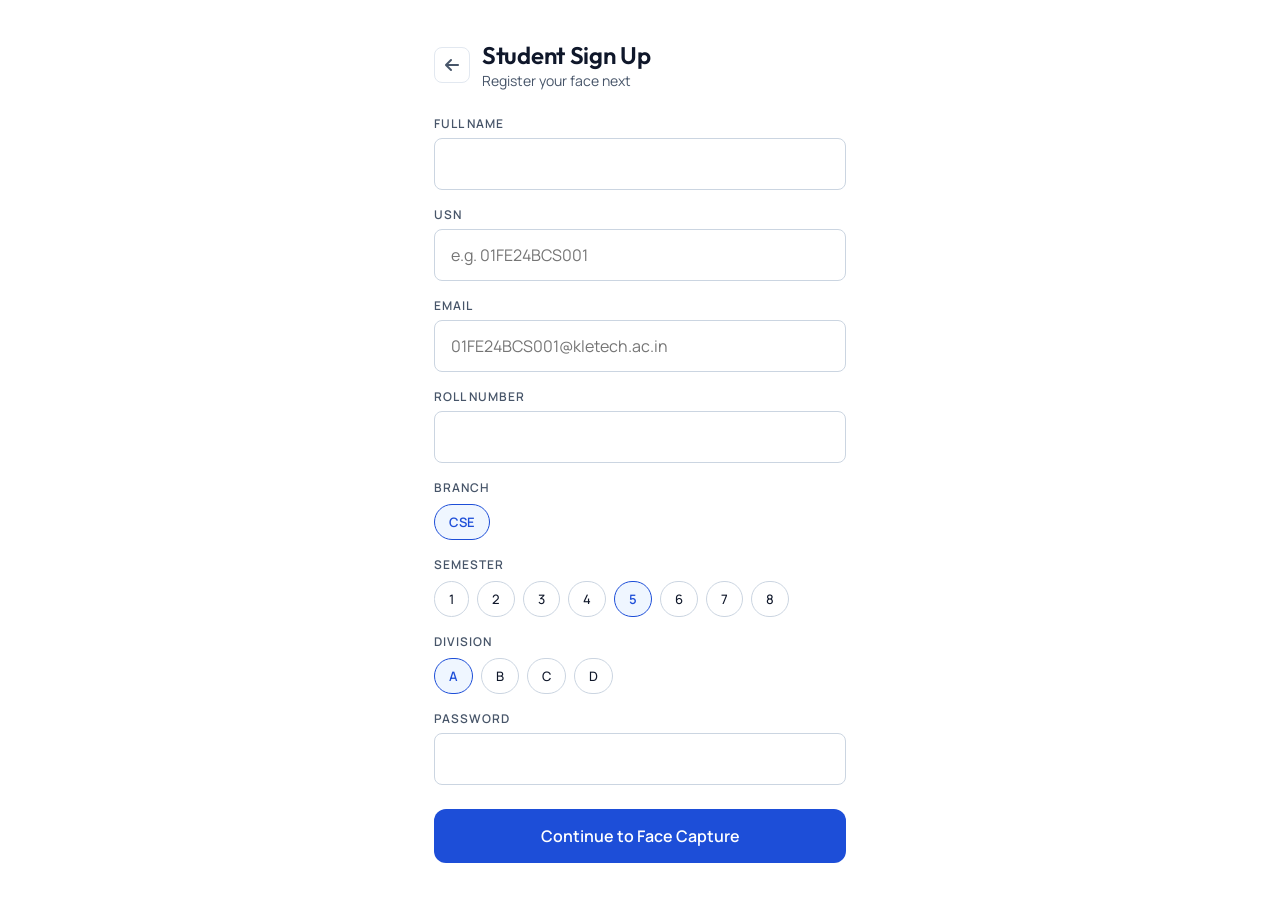
<file: pages/student-register.html>
<!DOCTYPE html>
<html lang="en">
<head>
<meta charset="UTF-8"/>
<meta name="viewport" content="width=device-width, initial-scale=1.0"/>
<title>AI Attendance –Student Sign Up</title>
<link rel="preconnect" href="https://fonts.googleapis.com">
<link href="https://fonts.googleapis.com/css2?family=Outfit:wght@400;600;700&family=Manrope:wght@400;500;600&display=swap" rel="stylesheet">
<link rel="stylesheet" href="https://cdnjs.cloudflare.com/ajax/libs/font-awesome/6.5.0/css/all.min.css"/>
<link rel="stylesheet" href="../css/student-register.css".css"/>
</head>
<body>

<div class="form-screen fade-in">
  <div class="page-header">
    <a class="back-btn" href="login.html"><i class="fa fa-arrow-left"></i></a>
    <div>
      <div class="h2">Student Sign Up</div>
      <div class="small">Register your face next</div>
    </div>
  </div>

  <div class="input-group">
    <label class="input-label">Full Name</label>
    <input id="sr-name" class="input" autocapitalize="words"/>
  </div>
  <div class="input-group">
    <label class="input-label">USN</label>
    <input id="sr-usn" class="input" placeholder="e.g. 01FE24BCS001" autocapitalize="characters"/>
  </div>
  <div class="input-group">
    <label class="input-label">Email</label>
    <input id="sr-email" class="input" type="email" placeholder="01FE24BCS001@kletech.ac.in"/>
  </div>
  <div class="input-group">
    <label class="input-label">Roll Number</label>
    <input id="sr-roll" class="input" type="number"/>
  </div>

  <div class="input-group">
    <div class="input-label">Branch</div>
    <div class="pills" id="sr-branch-pills"></div>
  </div>
  <div class="input-group">
    <div class="input-label">Semester</div>
    <div class="pills" id="sr-sem-pills"></div>
  </div>
  <div class="input-group">
    <div class="input-label">Division</div>
    <div class="pills" id="sr-div-pills"></div>
  </div>

  <div class="input-group">
    <label class="input-label">Password</label>
    <input id="sr-pw" class="input" type="password"/>
  </div>

  <div id="sr-err" class="error-text" style="display:none"></div>

  <div style="margin-top:24px">
    <button class="btn btn-primary" id="sr-btn" onclick="doStudentRegister()">
      Continue to Face Capture
    </button>
  </div>
</div>

<script src="../js/shared.js"></script>
<script src="../js/student-register.js"></script>
</body>
</html>
</file>
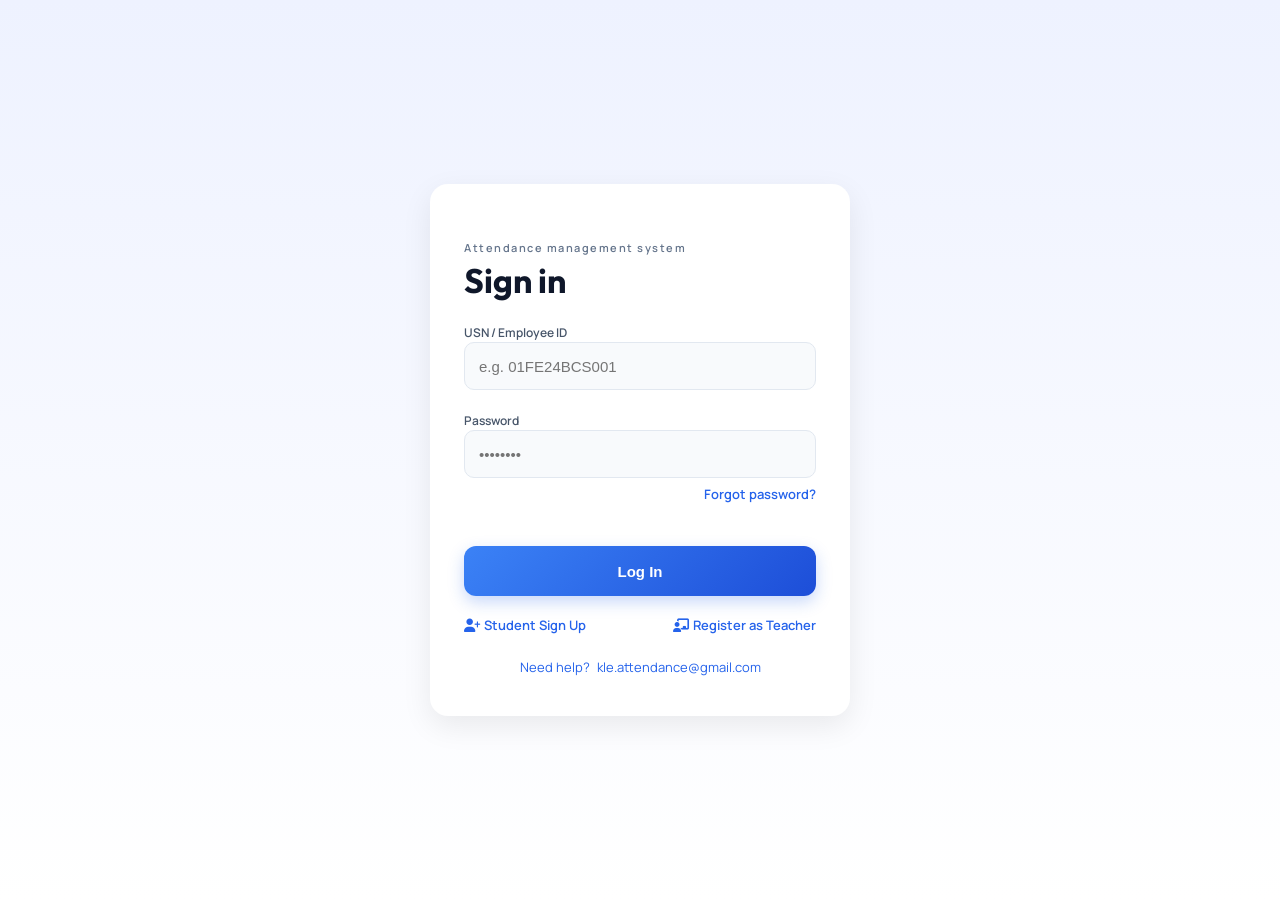
<file: pages/teacher-dashboard.html>
<!DOCTYPE html>
<html lang="en">
<head>
<meta charset="UTF-8"/>
<meta name="viewport" content="width=device-width, initial-scale=1.0"/>
<title>Attendance –Teacher Dashboard</title>
<link rel="preconnect" href="https://fonts.googleapis.com">
<link href="https://fonts.googleapis.com/css2?family=Outfit:wght@400;600;700&family=Manrope:wght@400;500;600&display=swap" rel="stylesheet">
<link rel="stylesheet" href="https://cdnjs.cloudflare.com/ajax/libs/font-awesome/6.5.0/css/all.min.css"/>
<link rel="stylesheet" href="../css/teacher-dashboard.css"/>
</head>
<body class="fade-in">

  <div class="top-bar">
    <div class="meta">
      <div class="label">Welcome</div>
      <div class="h2" id="td-name"></div>
      <div class="small" id="td-empid"></div>
    </div>
    <button class="icon-btn" onclick="doLogout()" title="Logout"><i class="fa fa-sign-out-alt"></i></button>
  </div>

  <div style="padding:12px 24px 0;max-width:460px;margin:0 auto">
    <a class="fab" href="create-session.html">
      <i class="fa fa-plus-circle"></i> Create New Session
    </a>

    <div class="action-card" style="margin-top:10px" onclick="openCoursesModal()">
      <i class="fa fa-book-open" style="color:var(--brand);font-size:20px"></i>
      <div style="flex:1">
        <div style="font-size:15px;font-weight:500">My Courses (<span id="td-course-count">0</span>)</div>
        <div class="small" id="td-courses-preview">Tap to add courses</div>
      </div>
      <i class="fa fa-chevron-right" style="color:var(--text2)"></i>
    </div>

    <a class="action-card" href="change-password.html">
      <i class="fa fa-lock" style="color:var(--brand);font-size:20px"></i>
      <div style="flex:1"><span style="font-size:15px;font-weight:500">Change Password</span></div>
      <i class="fa fa-chevron-right" style="color:var(--text2)"></i>
    </a>
  </div>

  <div class="section-label" style="margin-top:16px"><div class="label">My Courses</div></div>
  <div class="list-scroll" id="td-course-list"></div>

  <div class="modal-bg" id="courses-modal">
    <div class="modal-card">
      <div class="modal-header">
        <div class="h3">My Courses</div>
        <button class="modal-close" onclick="closeCoursesModal()"><i class="fa fa-times"></i></button>
      </div>
      <div class="small" style="margin-bottom:12px">Add or remove courses.</div>
      <div id="courses-modal-list"></div>
      <button class="btn btn-secondary" style="margin-top:12px" onclick="addCourseInput()">+ Add Course</button>
      <div class="btn-row" style="margin-top:20px">
        <button class="btn btn-secondary" onclick="closeCoursesModal()">Cancel</button>
        <button class="btn btn-primary" id="save-courses-btn" onclick="saveCourses()">Save</button>
      </div>
    </div>
  </div>

<script src="../js/shared.js"></script>
<script src="../js/teacher-dashboard.js"></script>
</body>
</html>
</file>
<file: css/shared.css>
/* ─── GOOGLE FONTS (import in each HTML page) ─── @import url('https://fonts.googleapis.com/css2?family=Outfit:wght@400;600;700&family=Manrope:wght@400;500;600&display=swap'); */
body {
  margin: 0 auto;
  max-width: 460px;
}
/* ─── VARIABLES ─── */
:root {
  --bg: #FFFFFF;
  --bg2: #F8FAFC;
  --bg3: #F1F5F9;
  --text: #0F172A;
  --text2: #475569;
  --brand: #1D4ED8;
  --brand-hover: #1E3A8A;
  --accent: #3B82F6;
  --present: #10B981;
  --absent: #EF4444;
  --warning: #F59E0B;
  --border: #E2E8F0;
  --border2: #CBD5E1;
  --focus: #2563EB;
  --white: #FFFFFF;
  --font-head: 'Outfit', sans-serif;
  --font-body: 'Manrope', sans-serif;
}

/* ─── RESET ─── */
*,*::before,*::after{box-sizing:border-box;margin:0;padding:0}
body{font-family:var(--font-body);background:var(--bg);color:var(--text);min-height:100vh;-webkit-font-smoothing:antialiased}
button,input,select,textarea{font-family:inherit}
a{text-decoration:none;color:inherit}

/* ─── FORM SCREEN WRAPPER ─── */
.form-screen{max-width:460px;margin:0 auto;padding:24px 24px 60px;min-height:100vh}

/* ─── TYPOGRAPHY ─── */
.label{font-family:var(--font-body);font-size:12px;font-weight:600;letter-spacing:1.2px;text-transform:uppercase;color:var(--text2)}
.h1{font-family:var(--font-head);font-size:32px;line-height:1.2;font-weight:700;color:var(--text);letter-spacing:-0.5px}
.h2{font-family:var(--font-head);font-size:24px;line-height:1.3;font-weight:600;color:var(--text);letter-spacing:-0.3px}
.h3{font-family:var(--font-head);font-size:20px;line-height:1.4;font-weight:600;color:var(--text)}
.body-muted{font-size:16px;line-height:1.5;color:var(--text2)}
.small{font-size:14px;line-height:1.4;color:var(--text2)}

/* ─── BUTTONS ─── */
.btn{width:100%;padding:16px;border-radius:12px;border:none;font-size:16px;font-weight:600;font-family:var(--font-body);cursor:pointer;transition:all .15s;display:flex;align-items:center;justify-content:center;gap:8px}
.btn:disabled{opacity:.6;cursor:not-allowed}
.btn-primary{background:var(--brand);color:#fff}
.btn-primary:hover:not(:disabled){background:var(--brand-hover)}
.btn-secondary{background:var(--bg3);color:var(--text)}
.btn-secondary:hover:not(:disabled){background:#E2E8F0}
.btn-danger{background:var(--absent);color:#fff}
.btn-row{display:flex;gap:10px}
.btn-row .btn{flex:1}

/* ─── INPUTS ─── */
.input-group{margin-top:16px}
.input-label{display:block;font-weight:600;font-size:12px;color:var(--text2);letter-spacing:1px;text-transform:uppercase;margin-bottom:6px}
.input{width:100%;border:1.5px solid var(--border2);border-radius:8px;padding:14px 16px;font-size:16px;font-family:var(--font-body);color:var(--text);background:#fff;transition:border-color .15s;outline:none}
.input:focus{border-color:var(--focus)}
textarea.input{min-height:80px;resize:vertical}

/* ─── HERO ─── */
.hero-wrap{text-align:center;margin-top:16px}
.hero-wrap img{width:75%;max-width:280px;height:160px;object-fit:contain}

/* ─── LINK BUTTONS ─── */
.link{color:var(--brand);font-weight:600;font-size:14px;cursor:pointer;background:none;border:none;padding:0}
.link:hover{text-decoration:underline}
.link-row{display:flex;justify-content:space-between;margin-top:32px;padding:0 8px}
.link-end{display:flex;justify-content:flex-end;margin-top:4px}

/* ─── ERROR TEXT ─── */
.error-text{color:var(--absent);font-size:14px;margin-top:12px;font-weight:500}

/* ─── PILL TOGGLE ─── */
.pills{display:flex;flex-wrap:wrap;gap:8px;margin-top:8px}
.pill{padding:8px 14px;border-radius:999px;border:1.5px solid var(--border2);background:#fff;font-size:13px;font-weight:500;color:var(--text);cursor:pointer;transition:all .1s;font-family:var(--font-body)}
.pill.active{
  background: var(--brand);
  border-color: var(--brand);
  color: #fff;
  font-weight: 600;
}


/* ─── HEADER ─── */
.page-header{padding:16px 0 8px;display:flex;align-items:center;gap:12px}
.back-btn{width:36px;height:36px;border-radius:8px;border:1.5px solid var(--border);background:#fff;display:flex;align-items:center;justify-content:center;cursor:pointer;flex-shrink:0;color:var(--text2)}
.back-btn:hover{background:var(--bg3)}
.page-header .right-slot{margin-left:auto}

/* ─── TOP BAR ─── */
.top-bar{display:flex;align-items:center;padding:16px 24px 8px;max-width:460px;margin:0 auto}
.top-bar .meta{flex:1}
.icon-btn{width:40px;height:40px;border-radius:10px;border:1.5px solid var(--border);background:#fff;display:flex;align-items:center;justify-content:center;cursor:pointer;color:var(--text2);margin-left:8px;transition:background .1s}
.icon-btn:hover{background:var(--bg3)}

/* ─── STATS CARD ─── */
.stats-card{margin:12px 24px 0;padding:18px;border:1.5px solid var(--border);border-radius:16px;background:var(--bg2);max-width:calc(460px - 48px)}
.big-pct{font-family:var(--font-head);font-size:44px;font-weight:700;letter-spacing:-1px;margin-top:4px}
.stats-row{display:flex;gap:16px;margin-top:10px}
.stat-item{flex:1}
.stat-num{font-family:var(--font-head);font-size:20px;font-weight:700;color:var(--text)}

/* ─── BANNER ─── */
.banner{display:flex;align-items:center;margin:8px 24px 0;padding:12px 14px;background:#FEF3C7;border-radius:10px;gap:8px;cursor:pointer;max-width:calc(460px - 48px)}
.banner-text{flex:1;color:var(--text);font-weight:500;font-size:14px}

/* ─── SECTION LABEL ─── */
.section-label{padding:16px 24px 4px}

/* ─── LIST ─── */
.list{padding:0 24px;max-width:460px;margin:0 auto}
.row-item{padding:16px 0;border-bottom:1.5px solid var(--border);display:flex;align-items:center;justify-content:space-between;gap:8px}
.row-item:last-child{border-bottom:none}
.empty-state{display:flex;flex-direction:column;align-items:center;padding:40px 24px;color:var(--text2)}
.empty-state i{font-size:36px;color:var(--border2);margin-bottom:8px}

/* ─── BADGE ─── */
.badge{font-weight:600;font-size:12px;letter-spacing:.8px;text-transform:uppercase}
.badge.present{color:var(--present)}
.badge.absent{color:var(--absent)}
.pill-badge{padding:4px 10px;border-radius:999px;font-size:11px;font-weight:600;text-transform:uppercase;letter-spacing:.5px}
.pill-badge.open{background:#FEF3C7;color:var(--warning)}
.pill-badge.completed{background:#D1FAE5;color:var(--present)}

/* ─── CARD ─── */
.card{background:#fff;border:1.5px solid var(--border);border-radius:12px;padding:14px}
.card+.card,.card+.action-card,.action-card+.card,.action-card+.action-card{margin-top:10px}
.action-card{display:flex;align-items:center;gap:10px;padding:14px;border:1.5px solid var(--border);border-radius:12px;background:#fff;cursor:pointer;transition:background .1s}
.action-card:hover{background:var(--bg2)}

/* ─── FAB ─── */
.fab{background:var(--brand);padding:18px;border-radius:16px;display:flex;align-items:center;justify-content:center;gap:10px;cursor:pointer;border:none;width:100%;color:#fff;font-size:16px;font-weight:600;font-family:var(--font-body);transition:background .15s}
.fab:hover{background:var(--brand-hover)}

/* ─── TABS ─── */
.tabs{display:flex;border-bottom:1.5px solid var(--border);margin:0 24px;margin-top:12px;max-width:calc(460px - 48px)}
.tab{padding:12px 4px;margin-right:20px;font-size:14px;font-weight:500;color:var(--text2);cursor:pointer;border-bottom:2.5px solid transparent;transition:all .1s;background:none;border-top:none;border-left:none;border-right:none;font-family:var(--font-body)}
.tab.active{color:var(--brand);font-weight:600;border-bottom-color:var(--brand)}

/* ─── MODAL ─── */
.modal-bg{display:none;position:fixed;inset:0;background:rgba(15,23,42,.6);z-index:100;justify-content:flex-end;flex-direction:column}
.modal-bg.open{display:flex}
.modal-card{background:#fff;border-radius:24px 24px 0 0;padding:24px;max-height:90vh;overflow-y:auto}
.modal-header{display:flex;align-items:center;justify-content:space-between;margin-bottom:12px}
.modal-close{background:none;border:none;cursor:pointer;color:var(--text2);font-size:20px}

/* ─── FILTER PILLS ─── */
.filter-scroll{overflow-x:auto;white-space:nowrap;padding:4px 0;scrollbar-width:none}
.filter-scroll::-webkit-scrollbar{display:none}
.filter-pills{display:inline-flex;gap:8px}
.filter-pill{padding:6px 12px;border-radius:999px;border:1.5px solid var(--border2);background:#fff;font-size:13px;font-weight:500;cursor:pointer;font-family:var(--font-body);transition:all .1s;white-space:nowrap}
.filter-pill.active{background:var(--brand);border-color:var(--brand);color:#fff}

/* ─── TEACHER CARD ─── */
.teacher-card{padding:14px;border:1.5px solid var(--border);border-radius:12px;margin-top:10px;background:#fff;cursor:pointer;display:flex;align-items:center;gap:12px;transition:background .1s}
.teacher-card:hover{background:var(--bg2)}
.id-thumb{width:60px;height:60px;border-radius:8px;background:#EEE;object-fit:cover;flex-shrink:0}
.id-thumb-placeholder{width:60px;height:60px;border-radius:8px;background:var(--bg2);display:flex;align-items:center;justify-content:center;color:var(--border2);flex-shrink:0;font-size:24px}

/* ─── THUMB GRID ─── */
.thumbs-grid{display:flex;flex-wrap:wrap;gap:10px;margin-top:12px}
.thumb-wrap{position:relative}
.thumb{width:90px;height:90px;border-radius:10px;background:#EEE;object-fit:cover}
.thumb-remove{position:absolute;top:-6px;right:-6px;width:22px;height:22px;border-radius:50%;background:var(--absent);border:none;color:#fff;font-size:11px;cursor:pointer;display:flex;align-items:center;justify-content:center}
.add-tile{width:90px;height:90px;border-radius:10px;border:2px dashed var(--border);background:var(--bg2);display:flex;flex-direction:column;align-items:center;justify-content:center;gap:4px;cursor:pointer;color:var(--brand);font-size:11px;font-weight:600;font-family:var(--font-body)}
.add-tile i{font-size:22px}

/* ─── SUMMARY CARD ─── */
.summary-card{display:flex;align-items:center;justify-content:space-around;background:var(--bg2);border-radius:12px;padding:16px;margin-top:12px;border:1.5px solid var(--border)}
.summary-item{text-align:center}
.summary-num{font-family:var(--font-head);font-size:24px;font-weight:700;color:var(--text)}
.summary-divider{width:1px;height:32px;background:var(--border)}
.att-row{display:flex;align-items:center;gap:10px;padding:14px 0;border-bottom:1.5px solid var(--border)}

/* ─── TOGGLE SWITCH ─── */
.toggle-wrap{position:relative;display:inline-block;width:48px;height:26px;flex-shrink:0}
.toggle-wrap input{opacity:0;width:0;height:0;position:absolute}
.toggle-slider{position:absolute;inset:0;background:#E5E7EB;border-radius:26px;cursor:pointer;transition:.2s}
.toggle-slider:before{content:'';position:absolute;height:20px;width:20px;left:3px;bottom:3px;background:#fff;border-radius:50%;transition:.2s;box-shadow:0 1px 3px rgba(0,0,0,.2)}
.toggle-wrap input:checked+.toggle-slider{background:#86EFAC}
.toggle-wrap input:checked+.toggle-slider:before{transform:translateX(22px);background:var(--present)}

/* ─── BOTTOM BAR ─── */
.bottom-bar{position:fixed;left:0;right:0;bottom:0;padding:16px 24px;background:#fff;border-top:1.5px solid var(--border);z-index:10;max-width:460px;margin:0 auto}

/* ─── STEP INDICATOR ─── */
.step-dot-row{display:flex;gap:6px;margin-top:4px}
.step-dot{width:6px;height:6px;border-radius:50%;background:var(--border)}
.step-dot.active{background:var(--brand);width:18px;border-radius:3px}

/* ─── PHOTO PLACEHOLDER ─── */
.photo-placeholder{height:220px;border-radius:12px;background:var(--bg2);border:2px dashed var(--border);display:flex;flex-direction:column;align-items:center;justify-content:center;gap:8px;margin-top:8px;color:var(--text2)}
.photo-preview{width:100%;height:220px;object-fit:cover;border-radius:12px;margin-top:8px;display:block}
.photo-preview.hidden{display:none}
.photo-placeholder.hidden{display:none}
.big-photo{width:100%;height:260px;object-fit:contain;border-radius:8px;margin-top:8px;background:#EEE;display:block}
.big-photo.hidden{display:none}

/* ─── DONE BOX ─── */
.done-box{display:flex;flex-direction:column;align-items:center;padding-top:60px;text-align:center}

/* ─── LOADING SPINNER ─── */
.spinner{width:20px;height:20px;border:2.5px solid rgba(255,255,255,.4);border-top-color:#fff;border-radius:50%;animation:spin .7s linear infinite;display:inline-block}
.spinner.dark{border-color:rgba(0,0,0,.15);border-top-color:var(--text2)}

/* ─── OTP HINT ─── */
.otp-hint{font-size:14px;color:var(--text2);margin-top:12px}
.otp-hint strong{color:var(--text);font-weight:600}

/* ─── RADIO OPTIONS ─── */
.radio-group{display:flex;flex-direction:column;gap:8px;margin-top:8px}
.radio-opt{display:flex;align-items:center;gap:10px;padding:14px;border:1.5px solid var(--border2);border-radius:12px;background:#fff;cursor:pointer;transition:all .1s}
.radio-opt.active{border-color:var(--brand);background:#EFF6FF}
.radio-dot{width:18px;height:18px;border-radius:50%;border:2px solid var(--border2);flex-shrink:0;transition:all .1s}
.radio-opt.active .radio-dot{border-color:var(--brand);background:var(--brand)}
.radio-label{font-size:15px;font-weight:500;color:var(--text)}
.radio-opt.active .radio-label{color:var(--brand);font-weight:600}

/* ─── COURSE INPUT ROW ─── */
.course-row{display:flex;gap:8px;align-items:center;margin-top:10px}
.course-row .input{flex:1}
.trash-btn{padding:10px;border-radius:8px;border:1.5px solid var(--border);background:#fff;color:var(--absent);cursor:pointer;flex-shrink:0}

/* ─── STATUS BADGE ─── */
.status-badge{padding:4px 10px;border-radius:999px;font-size:11px;font-weight:600;text-transform:uppercase;letter-spacing:.5px}

/* ─── SCROLL CONTAINERS ─── */
.list-scroll{overflow-y:auto;max-height:calc(100vh - 260px);padding:0 24px 80px;max-width:460px;margin:0 auto}
.admin-list-scroll{overflow-y:auto;max-height:calc(100vh - 280px);padding:0 24px 24px;max-width:460px;margin:0 auto}

/* ─── ANIMATIONS ─── */
@keyframes spin{to{transform:rotate(360deg)}}
@keyframes fadeIn{from{opacity:0;transform:translateY(8px)}to{opacity:1;transform:translateY(0)}}
.fade-in{animation:fadeIn .25s ease}

/* ─── RESPONSIVE ─── */
@media(max-width:500px){.form-screen{padding:16px 16px 60px}}
</file>
<file: css/change-password.css>
@import url('https://fonts.googleapis.com/css2?family=Outfit:wght@400;600;700&family=Manrope:wght@400;500;600&display=swap');

body{margin:0 auto;max-width:460px}

:root{
  --bg:#FFFFFF;
  --bg2:#F8FAFC;
  --bg3:#F1F5F9;
  --text:#0F172A;
  --text2:#475569;
  --brand:#1D4ED8;
  --brand-hover:#1E3A8A;
  --accent:#3B82F6;
  --present:#10B981;
  --absent:#EF4444;
  --warning:#F59E0B;
  --border:#E2E8F0;
  --border2:#CBD5E1;
  --focus:#2563EB;
  --white:#FFFFFF;
  --font-head:'Outfit', sans-serif;
  --font-body:'Manrope', sans-serif
}

@keyframes spin{to{transform:rotate(360deg)}}

/* ─── RESET ─── */
*,*::before,*::after{box-sizing:border-box;margin:0;padding:0}
body{font-family:var(--font-body);background:var(--bg);color:var(--text);min-height:100vh;-webkit-font-smoothing:antialiased}
button,input,select,textarea{font-family:inherit}
a{text-decoration:none;color:inherit}
/* ─── FORM SCREEN WRAPPER ─── */
.form-screen{max-width:460px;margin:0 auto;padding:24px 24px 60px;min-height:100vh}
.h2{font-family:var(--font-head);font-size:24px;line-height:1.3;font-weight:600;color:var(--text);letter-spacing:-0.3px}
.small{font-size:14px;line-height:1.4;color:var(--text2)}
/* ─── BUTTONS ─── */
.btn{width:100%;padding:16px;border-radius:12px;border:none;font-size:16px;font-weight:600;font-family:var(--font-body);cursor:pointer;transition:all .15s;display:flex;align-items:center;justify-content:center;gap:8px}
.btn:disabled{opacity:.6;cursor:not-allowed}
.btn-primary{background:var(--brand);color:#fff}
.btn-primary:hover:not(:disabled){background:var(--brand-hover)}
.btn-row .btn{flex:1}
/* ─── INPUTS ─── */
.input-group{margin-top:16px}
.input-label{display:block;font-weight:600;font-size:12px;color:var(--text2);letter-spacing:1px;text-transform:uppercase;margin-bottom:6px}
.input{width:100%;border:1.5px solid var(--border2);border-radius:8px;padding:14px 16px;font-size:16px;font-family:var(--font-body);color:var(--text);background:#fff;transition:border-color .15s;outline:none}
.input:focus{border-color:var(--focus)}
textarea.input{min-height:80px;resize:vertical}

.error-text{color:var(--absent);font-size:14px;margin-top:12px;font-weight:500}
/* ─── HEADER ─── */
.page-header{padding:16px 0 8px;display:flex;align-items:center;gap:12px}
.back-btn{width:36px;height:36px;border-radius:8px;border:1.5px solid var(--border);background:#fff;display:flex;align-items:center;justify-content:center;cursor:pointer;flex-shrink:0;color:var(--text2)}
.back-btn:hover{background:var(--bg3)}
.page-header .right-slot{margin-left:auto}
/* ─── LOADING SPINNER ─── */
.spinner{width:20px;height:20px;border:2.5px solid rgba(255,255,255,.4);border-top-color:#fff;border-radius:50%;animation:spin .7s linear infinite;display:inline-block}
.spinner.dark{border-color:rgba(0,0,0,.15);border-top-color:var(--text2)}
.course-row .input{flex:1}
@keyframes fadeIn{from{opacity:0;transform:translateY(8px)}to{opacity:1;transform:translateY(0)}}
.fade-in{animation:fadeIn .25s ease}

@media(max-width:500px){.form-screen{padding:16px 16px 60px}}
</file>
<file: css/teacher-dashboard.css>
@import url('https://fonts.googleapis.com/css2?family=Outfit:wght@400;600;700&family=Manrope:wght@400;500;600&display=swap');

body{margin:0 auto;max-width:460px}

:root{
  --bg:#FFFFFF;
  --bg2:#F8FAFC;
  --bg3:#F1F5F9;
  --text:#0F172A;
  --text2:#475569;
  --brand:#10b981;
  --brand-hover:#1E3A8A;
  --accent:#3B82F6;
  --present:#10B981;
  --absent:#EF4444;
  --warning:#F59E0B;
  --border:#E2E8F0;
  --border2:#CBD5E1;
  --focus:#2563EB;
  --white:#FFFFFF;
  --font-head:'Outfit', sans-serif;
  --font-body:'Manrope', sans-serif
}

@keyframes spin{to{transform:rotate(360deg)}}


*,*::before,*::after{box-sizing:border-box;margin:0;padding:0}
body{font-family:var(--font-body);background:var(--bg);color:var(--text);min-height:100vh;-webkit-font-smoothing:antialiased}
button,input,select,textarea{font-family:inherit}
a{text-decoration:none;color:inherit}

.label{font-family:var(--font-body);font-size:12px;font-weight:600;letter-spacing:1.2px;text-transform:uppercase;color:var(--text2)}
.h2{font-family:var(--font-head);font-size:24px;line-height:1.3;font-weight:600;color:var(--text);letter-spacing:-0.3px}
.h3{font-family:var(--font-head);font-size:20px;line-height:1.4;font-weight:600;color:var(--text)}
.small{font-size:14px;line-height:1.4;color:var(--text2)}

.btn{width:100%;padding:16px;border-radius:12px;border:none;font-size:16px;font-weight:600;font-family:var(--font-body);cursor:pointer;transition:all .15s;display:flex;align-items:center;justify-content:center;gap:8px}
.btn:disabled{opacity:.6;cursor:not-allowed}
.btn-primary{background:var(--brand);color:#fff}
.btn-primary:hover:not(:disabled){background:var(--brand-hover)}
.btn-secondary{background:var(--bg3);color:var(--text)}
.btn-secondary:hover:not(:disabled){background:#E2E8F0}
.btn-row{display:flex;gap:10px}
.btn-row .btn{flex:1}

.top-bar{display:flex;align-items:center;padding:16px 24px 8px;max-width:460px;margin:0 auto}
.top-bar .meta{flex:1}
.icon-btn{width:40px;height:40px;border-radius:10px;border:1.5px solid var(--border);background:#fff;display:flex;align-items:center;justify-content:center;cursor:pointer;color:var(--text2);margin-left:8px;transition:background .1s}

.section-label{padding:16px 24px 4px}
.row-item{padding:16px 0;border-bottom:1.5px solid var(--border);display:flex;align-items:center;justify-content:space-between;gap:8px}
.row-item:last-child{border-bottom:none}
.empty-state{display:flex;flex-direction:column;align-items:center;padding:40px 24px;color:var(--text2)}
.empty-state i{font-size:36px;color:var(--border2);margin-bottom:8px}
.pill-badge{padding:4px 10px;border-radius:999px;font-size:11px;font-weight:600;text-transform:uppercase;letter-spacing:.5px}
.pill-badge.open{background:#FEF3C7;color:var(--warning)}
.pill-badge.completed{background:#D1FAE5;color:var(--present)}

.card{background:#fff;border:1.5px solid var(--border);border-radius:12px;padding:14px}
.card+.card,.card+.action-card,.action-card+.card,.action-card+.action-card{margin-top:10px}
.action-card{display:flex;align-items:center;gap:10px;padding:14px;border:1.5px solid var(--border);border-radius:12px;background:#fff;cursor:pointer;transition:background .1s}
.action-card:hover{background:var(--bg2)}

.fab{background:var(--brand);padding:18px;border-radius:16px;display:flex;align-items:center;justify-content:center;gap:10px;cursor:pointer;border:none;width:100%;color:#fff;font-size:16px;font-weight:600;font-family:var(--font-body);transition:background .15s}
.fab:hover{background:var(--brand-hover)}

.modal-bg{display:none;position:fixed;inset:0;background:rgba(15,23,42,.6);z-index:100;justify-content:flex-end;flex-direction:column}
.modal-bg.open{display:flex}
.modal-card{background:#fff;border-radius:24px 24px 0 0;padding:24px;max-height:90vh;overflow-y:auto}
.modal-header{display:flex;align-items:center;justify-content:space-between;margin-bottom:12px}
.modal-close{background:none;border:none;cursor:pointer;color:var(--text2);font-size:20px}

.spinner{width:20px;height:20px;border:2.5px solid rgba(255,255,255,.4);border-top-color:#fff;border-radius:50%;animation:spin .7s linear infinite;display:inline-block}
.spinner.dark{border-color:rgba(0,0,0,.15);border-top-color:var(--text2)}
.input{
  width:100%;
  border:1.5px solid var(--border2);
  border-radius:8px;
  padding:14px 16px;
  font-size:16px;
  font-family:var(--font-body);
  color:var(--text);
  background:#fff;
  transition:border-color .15s;
  outline:none;
}

.input:focus{
  border-color:var(--focus);
}

.course-row{display:flex;gap:8px;align-items:center;margin-top:10px}
.course-row .input{flex:1}
.trash-btn{padding:10px;border-radius:8px;border:1.5px solid var(--border);background:#fff;color:var(--absent);cursor:pointer;flex-shrink:0}

.list-scroll{overflow-y:auto;max-height:calc(100vh - 260px);padding:0 24px 80px;max-width:460px;margin:0 auto}
@keyframes fadeIn{from{opacity:0;transform:translateY(8px)}to{opacity:1;transform:translateY(0)}}
.fade-in{animation:fadeIn .25s ease}

@media(max-width:500px){.form-screen{padding:16px 16px 60px}}
</file>
<file: css/admin-dashboard.css>
@import url('https://fonts.googleapis.com/css2?family=Outfit:wght@400;600;700&family=Manrope:wght@400;500;600&display=swap');
body{margin:0 auto;max-width:460px}
:root{
  --bg:#FFFFFF;
  --bg2:#F8FAFC;
  --bg3:#F1F5F9;
  --text:#0F172A;
  --text2:#475569;
  --brand:#1D4ED8;
  --brand-hover:#1E3A8A;
  --accent:#3B82F6;
  --present:#10B981;
  --absent:#EF4444;
  --warning:#F59E0B;
  --border:#E2E8F0;
  --border2:#CBD5E1;
  --focus:#2563EB;
  --white:#FFFFFF;
  --font-head:'Outfit', sans-serif;
  --font-body:'Manrope', sans-serif
}

@keyframes spin{to{transform:rotate(360deg)}}

*,*::before,*::after{box-sizing:border-box;margin:0;padding:0}
body{font-family:var(--font-body);background:var(--bg);color:var(--text);min-height:100vh;-webkit-font-smoothing:antialiased}
button,input,select,textarea{font-family:inherit}
a{text-decoration:none;color:inherit}

.label{font-family:var(--font-body);font-size:12px;font-weight:600;letter-spacing:1.2px;text-transform:uppercase;color:var(--text2)}
.h2{font-family:var(--font-head);font-size:24px;line-height:1.3;font-weight:600;color:var(--text);letter-spacing:-0.3px}
.h3{font-family:var(--font-head);font-size:20px;line-height:1.4;font-weight:600;color:var(--text)}
.body-muted{font-size:16px;line-height:1.5;color:var(--text2)}
.small{font-size:14px;line-height:1.4;color:var(--text2)}

.btn{width:100%;padding:16px;border-radius:12px;border:none;font-size:16px;font-weight:600;font-family:var(--font-body);cursor:pointer;transition:all .15s;display:flex;align-items:center;justify-content:center;gap:8px}
.btn:disabled{opacity:.6;cursor:not-allowed}
.btn-primary{background:var(--brand);color:#fff}
.btn-primary:hover:not(:disabled){background:var(--brand-hover)}
.btn-secondary{background:var(--bg3);color:var(--text)}
.btn-secondary:hover:not(:disabled){background:#E2E8F0}
.btn-danger{background:var(--absent);color:#fff}
.btn-row{display:flex;gap:10px}
.btn-row .btn{flex:1}

.input-group{margin-top:16px}
.input-label{display:block;font-weight:600;font-size:12px;color:var(--text2);letter-spacing:1px;text-transform:uppercase;margin-bottom:6px}
.input{width:100%;border:1.5px solid var(--border2);border-radius:8px;padding:14px 16px;font-size:16px;font-family:var(--font-body);color:var(--text);background:#fff;transition:border-color .15s;outline:none}
.input:focus{border-color:var(--focus)}
textarea.input{min-height:80px;resize:vertical}
.pill.active{border-color:var(--brand);background:#EFF6FF;color:var(--brand);font-weight:600}

.top-bar{display:flex;align-items:center;padding:16px 24px 8px;max-width:460px;margin:0 auto}
.top-bar .meta{flex:1}
.icon-btn{width:40px;height:40px;border-radius:10px;border:1.5px solid var(--border);background:#fff;display:flex;align-items:center;justify-content:center;cursor:pointer;color:var(--text2);margin-left:8px;transition:background .1s}
.icon-btn:hover{background:var(--bg3)}
.empty-state{display:flex;flex-direction:column;align-items:center;padding:40px 24px;color:var(--text2)}
.empty-state i{font-size:36px;color:var(--border2);margin-bottom:8px}
.row-item{padding:16px 0;border-bottom:1.5px solid var(--border);display:flex;align-items:center;justify-content:space-between;gap:8px}
.row-item:last-child{border-bottom:none}

.badge{font-weight:600;font-size:12px;letter-spacing:.8px;text-transform:uppercase}
.badge.present{color:var(--present)}
.badge.absent{color:var(--absent)}
.pill-badge{padding:4px 10px;border-radius:999px;font-size:11px;font-weight:600;text-transform:uppercase;letter-spacing:.5px}
.pill-badge.open{background:#FEF3C7;color:var(--warning)}
.pill-badge.completed{background:#D1FAE5;color:var(--present)}

.card{background:#fff;border:1.5px solid var(--border);border-radius:12px;padding:14px}
.card+.card,.card+.action-card,.action-card+.card,.action-card+.action-card{margin-top:10px}

.tabs{display:flex;border-bottom:1.5px solid var(--border);margin:0 24px;margin-top:12px;max-width:calc(460px - 48px)}
.tab{padding:12px 4px;margin-right:20px;font-size:14px;font-weight:500;color:var(--text2);cursor:pointer;border-bottom:2.5px solid transparent;transition:all .1s;background:none;border-top:none;border-left:none;border-right:none;font-family:var(--font-body)}
.tab.active{color:var(--brand);font-weight:600;border-bottom-color:var(--brand)}

.modal-bg{display:none;position:fixed;inset:0;background:rgba(15,23,42,.6);z-index:100;justify-content:flex-end;flex-direction:column}
.modal-bg.open{display:flex}
.modal-card{background:#fff;border-radius:24px 24px 0 0;padding:24px;max-height:90vh;overflow-y:auto}
.modal-header{display:flex;align-items:center;justify-content:space-between;margin-bottom:12px}
.modal-close{background:none;border:none;cursor:pointer;color:var(--text2);font-size:20px}

.filter-scroll{overflow-x:auto;white-space:nowrap;padding:4px 0;scrollbar-width:none}
.filter-scroll::-webkit-scrollbar{display:none}
.filter-pills{display:inline-flex;gap:8px}
.filter-pill{padding:6px 12px;border-radius:999px;border:1.5px solid var(--border2);background:#fff;font-size:13px;font-weight:500;cursor:pointer;font-family:var(--font-body);transition:all .1s;white-space:nowrap}
.filter-pill.active{background:var(--brand);border-color:var(--brand);color:#fff}

.teacher-card{padding:14px;border:1.5px solid var(--border);border-radius:12px;margin-top:10px;background:#fff;cursor:pointer;display:flex;align-items:center;gap:12px;transition:background .1s}
.teacher-card:hover{background:var(--bg2)}
.id-thumb{width:60px;height:60px;border-radius:8px;background:#EEE;object-fit:cover;flex-shrink:0}
.id-thumb-placeholder{width:60px;height:60px;border-radius:8px;background:var(--bg2);display:flex;align-items:center;justify-content:center;color:var(--border2);flex-shrink:0;font-size:24px}
.step-dot.active{background:var(--brand);width:18px;border-radius:3px}
.big-photo{width:100%;height:260px;object-fit:contain;border-radius:8px;margin-top:8px;background:#EEE;display:block}
.big-photo.hidden{display:none}

.spinner{width:20px;height:20px;border:2.5px solid rgba(255,255,255,.4);border-top-color:#fff;border-radius:50%;animation:spin .7s linear infinite;display:inline-block}
.spinner.dark{border-color:rgba(0,0,0,.15);border-top-color:var(--text2)}
.radio-opt.active{border-color:var(--brand);background:#EFF6FF}
.radio-opt.active .radio-dot{border-color:var(--brand);background:var(--brand)}
.radio-opt.active .radio-label{color:var(--brand);font-weight:600}
.course-row .input{flex:1}
.status-badge{padding:4px 10px;border-radius:999px;font-size:11px;font-weight:600;text-transform:uppercase;letter-spacing:.5px}
.admin-list-scroll{overflow-y:auto;max-height:calc(100vh - 280px);padding:0 24px 24px;max-width:460px;margin:0 auto}
@keyframes fadeIn{from{opacity:0;transform:translateY(8px)}to{opacity:1;transform:translateY(0)}}
.fade-in{animation:fadeIn .25s ease}
@media(max-width:500px){.form-screen{padding:16px 16px 60px}}
</file>
<file: css/course-sessions.css>
.bottom-bar{
  position:fixed;left:0;right:0;bottom:0;
  display:flex;gap:10px;
  padding:12px 24px;background:#fff;
  border-top:1.5px solid var(--border);
  max-width:460px;margin:0 auto;
}
.bottom-bar .btn{flex:1}
.filter-pills{display:flex;flex-wrap:wrap;gap:6px;margin-top:6px}
.filter-pill{padding:6px 12px;border-radius:999px;border:1.5px solid var(--border2);background:#fff;font-size:13px;cursor:pointer}
.filter-pill.active{background:var(--brand);color:#fff;border-color:var(--brand)}
</file>
<file: css/create-session.css>
@import url('https://fonts.googleapis.com/css2?family=Outfit:wght@400;600;700&family=Manrope:wght@400;500;600&display=swap');
body{margin:0 auto;max-width:460px}
:root{
  --bg:#FFFFFF;
  --bg2:#F8FAFC;
  --bg3:#F1F5F9;
  --text:#0F172A;
  --text2:#475569;
  --brand:#1D4ED8;
  --brand-hover:#1E3A8A;
  --accent:#3B82F6;
  --present:#10B981;
  --absent:#EF4444;
  --warning:#F59E0B;
  --border:#E2E8F0;
  --border2:#CBD5E1;
  --focus:#2563EB;
  --white:#FFFFFF;
  --font-head:'Outfit', sans-serif;
  --font-body:'Manrope', sans-serif
}

@keyframes spin{to{transform:rotate(360deg)}}

/* ─── RESET ─── */
*,*::before,*::after{box-sizing:border-box;margin:0;padding:0}
body{font-family:var(--font-body);background:var(--bg);color:var(--text);min-height:100vh;-webkit-font-smoothing:antialiased}
button,input,select,textarea{font-family:inherit}
a{text-decoration:none;color:inherit}
/* ─── FORM SCREEN WRAPPER ─── */
.form-screen{max-width:460px;margin:0 auto;padding:24px 24px 60px;min-height:100vh}
.h2{font-family:var(--font-head);font-size:24px;line-height:1.3;font-weight:600;color:var(--text);letter-spacing:-0.3px}
.small{font-size:14px;line-height:1.4;color:var(--text2)}
/* ─── BUTTONS ─── */
.btn{width:100%;padding:16px;border-radius:12px;border:none;font-size:16px;font-weight:600;font-family:var(--font-body);cursor:pointer;transition:all .15s;display:flex;align-items:center;justify-content:center;gap:8px}
.btn:disabled{opacity:.6;cursor:not-allowed}
.btn-primary{background:var(--brand);color:#fff}
.btn-primary:hover:not(:disabled){background:var(--brand-hover)}
.btn-row .btn{flex:1}
/* ─── INPUTS ─── */
.input-group{margin-top:16px}
.input-label{display:block;font-weight:600;font-size:12px;color:var(--text2);letter-spacing:1px;text-transform:uppercase;margin-bottom:6px}
.input{width:100%;border:1.5px solid var(--border2);border-radius:8px;padding:14px 16px;font-size:16px;font-family:var(--font-body);color:var(--text);background:#fff;transition:border-color .15s;outline:none}
.input:focus{border-color:var(--focus)}
textarea.input{min-height:80px;resize:vertical}
/* ─── ERROR TEXT ─── */
.error-text{color:var(--absent);font-size:14px;margin-top:12px;font-weight:500}
/* ─── PILL TOGGLE ─── */
.pills{display:flex;flex-wrap:wrap;gap:8px;margin-top:8px}
.pill{padding:8px 14px;border-radius:999px;border:1.5px solid var(--border2);background:#fff;font-size:13px;font-weight:500;color:var(--text);cursor:pointer;transition:all .1s;font-family:var(--font-body)}
.pill.active{
  background: var(--brand);
  border-color: var(--brand);
  color: #fff;
  font-weight: 600;
}
.pill:hover{
  border-color: var(--brand);
}

/* ─── HEADER ─── */
.page-header{padding:16px 0 8px;display:flex;align-items:center;gap:12px}
.back-btn{width:36px;height:36px;border-radius:8px;border:1.5px solid var(--border);background:#fff;display:flex;align-items:center;justify-content:center;cursor:pointer;flex-shrink:0;color:var(--text2)}
.back-btn:hover{background:var(--bg3)}
.page-header .right-slot{margin-left:auto}
/* ─── LOADING SPINNER ─── */
.spinner{width:20px;height:20px;border:2.5px solid rgba(255,255,255,.4);border-top-color:#fff;border-radius:50%;animation:spin .7s linear infinite;display:inline-block}
.spinner.dark{border-color:rgba(0,0,0,.15);border-top-color:var(--text2)}
/* ─── RADIO OPTIONS ─── */
.radio-group{display:flex;flex-direction:column;gap:8px;margin-top:8px}
.radio-opt{display:flex;align-items:center;gap:10px;padding:14px;border:1.5px solid var(--border2);border-radius:12px;background:#fff;cursor:pointer;transition:all .1s}
.radio-opt.active{border-color:var(--brand);background:#EFF6FF}
.radio-dot{width:18px;height:18px;border-radius:50%;border:2px solid var(--border2);flex-shrink:0;transition:all .1s}
.radio-opt.active .radio-dot{border-color:var(--brand);background:var(--brand)}
.radio-label{font-size:15px;font-weight:500;color:var(--text)}
.radio-opt.active .radio-label{color:var(--brand);font-weight:600}
/* ─── COURSE INPUT ROW ─── */
.course-row{display:flex;gap:8px;align-items:center;margin-top:10px}
.course-row .input{flex:1}
.trash-btn{padding:10px;border-radius:8px;border:1.5px solid var(--border);background:#fff;color:var(--absent);cursor:pointer;flex-shrink:0}
@keyframes fadeIn{from{opacity:0;transform:translateY(8px)}to{opacity:1;transform:translateY(0)}}
.fade-in{animation:fadeIn .25s ease}

@media(max-width:500px){.form-screen{padding:16px 16px 60px}}
</file>
<file: css/face-capture.css>
@import url('https://fonts.googleapis.com/css2?family=Outfit:wght@400;600;700&family=Manrope:wght@400;500;600&display=swap');

body{margin:0 auto;max-width:460px}

:root{
  --bg:#FFFFFF;
  --bg2:#F8FAFC;
  --bg3:#F1F5F9;
  --text:#0F172A;
  --text2:#475569;
  --brand:#1D4ED8;
  --brand-hover:#1E3A8A;
  --accent:#3B82F6;
  --present:#10B981;
  --absent:#EF4444;
  --warning:#F59E0B;
  --border:#E2E8F0;
  --border2:#CBD5E1;
  --focus:#2563EB;
  --white:#FFFFFF;
  --font-head:'Outfit', sans-serif;
  --font-body:'Manrope', sans-serif
}

@keyframes spin{to{transform:rotate(360deg)}}

/* ─── RESET ─── */
*,*::before,*::after{box-sizing:border-box;margin:0;padding:0}
body{font-family:var(--font-body);background:var(--bg);color:var(--text);min-height:100vh;-webkit-font-smoothing:antialiased}
button,input,select,textarea{font-family:inherit}
a{text-decoration:none;color:inherit}
/* ─── FORM SCREEN WRAPPER ─── */
.form-screen{max-width:460px;margin:0 auto;padding:24px 24px 60px;min-height:100vh}
.h2{font-family:var(--font-head);font-size:24px;line-height:1.3;font-weight:600;color:var(--text);letter-spacing:-0.3px}
.small{font-size:14px;line-height:1.4;color:var(--text2)}
/* ─── BUTTONS ─── */
.btn{width:100%;padding:16px;border-radius:12px;border:none;font-size:16px;font-weight:600;font-family:var(--font-body);cursor:pointer;transition:all .15s;display:flex;align-items:center;justify-content:center;gap:8px}
.btn:disabled{opacity:.6;cursor:not-allowed}
.btn-primary{background:var(--brand);color:#fff}
.btn-primary:hover:not(:disabled){background:var(--brand-hover)}
.btn-secondary{background:var(--bg3);color:var(--text)}
.btn-secondary:hover:not(:disabled){background:#E2E8F0}
.btn-row{display:flex;gap:10px}
.btn-row .btn{flex:1}
/* ─── ERROR TEXT ─── */
.error-text{color:var(--absent);font-size:14px;margin-top:12px;font-weight:500}
/* ─── HEADER ─── */
.page-header{padding:16px 0 8px;display:flex;align-items:center;gap:12px}
.back-btn{width:36px;height:36px;border-radius:8px;border:1.5px solid var(--border);background:#fff;display:flex;align-items:center;justify-content:center;cursor:pointer;flex-shrink:0;color:var(--text2)}
.back-btn:hover{background:var(--bg3)}
.page-header .right-slot{margin-left:auto}
/* ─── PHOTO PLACEHOLDER ─── */
.photo-placeholder{height:220px;border-radius:12px;background:var(--bg2);border:2px dashed var(--border);display:flex;flex-direction:column;align-items:center;justify-content:center;gap:8px;margin-top:8px;color:var(--text2)}
.photo-preview{width:100%;height:220px;object-fit:cover;border-radius:12px;margin-top:8px;display:block}
.photo-preview.hidden{display:none}
.photo-placeholder.hidden{display:none}
.big-photo.hidden{display:none}
/* ─── LOADING SPINNER ─── */
.spinner{width:20px;height:20px;border:2.5px solid rgba(255,255,255,.4);border-top-color:#fff;border-radius:50%;animation:spin .7s linear infinite;display:inline-block}
.spinner.dark{border-color:rgba(0,0,0,.15);border-top-color:var(--text2)}
@keyframes fadeIn{from{opacity:0;transform:translateY(8px)}to{opacity:1;transform:translateY(0)}}
.fade-in{animation:fadeIn .25s ease}

@media(max-width:500px){.form-screen{padding:16px 16px 60px}}
</file>
<file: css/forgot-password.css>
@import url('https://fonts.googleapis.com/css2?family=Outfit:wght@400;600;700&family=Manrope:wght@400;500;600&display=swap');

body{margin:0 auto;max-width:460px}

:root{
  --bg:#FFFFFF;
  --bg2:#F8FAFC;
  --bg3:#F1F5F9;
  --text:#0F172A;
  --text2:#475569;
  --brand:#1D4ED8;
  --brand-hover:#1E3A8A;
  --accent:#3B82F6;
  --present:#10B981;
  --absent:#EF4444;
  --warning:#F59E0B;
  --border:#E2E8F0;
  --border2:#CBD5E1;
  --focus:#2563EB;
  --white:#FFFFFF;
  --font-head:'Outfit', sans-serif;
  --font-body:'Manrope', sans-serif
}

@keyframes spin{to{transform:rotate(360deg)}}

/* ─── RESET ─── */
*,*::before,*::after{box-sizing:border-box;margin:0;padding:0}
body{font-family:var(--font-body);background:var(--bg);color:var(--text);min-height:100vh;-webkit-font-smoothing:antialiased}
button,input,select,textarea{font-family:inherit}
a{text-decoration:none;color:inherit}
/* ─── FORM SCREEN WRAPPER ─── */
.form-screen{max-width:460px;margin:0 auto;padding:24px 24px 60px;min-height:100vh}
.h2{font-family:var(--font-head);font-size:24px;line-height:1.3;font-weight:600;color:var(--text);letter-spacing:-0.3px}
.small{font-size:14px;line-height:1.4;color:var(--text2)}
/* ─── BUTTONS ─── */
.btn{width:100%;padding:16px;border-radius:12px;border:none;font-size:16px;font-weight:600;font-family:var(--font-body);cursor:pointer;transition:all .15s;display:flex;align-items:center;justify-content:center;gap:8px}
.btn:disabled{opacity:.6;cursor:not-allowed}
.btn-primary{background:var(--brand);color:#fff}
.btn-primary:hover:not(:disabled){background:var(--brand-hover)}
.btn-row .btn{flex:1}
/* ─── INPUTS ─── */
.input-group{margin-top:16px}
.input-label{display:block;font-weight:600;font-size:12px;color:var(--text2);letter-spacing:1px;text-transform:uppercase;margin-bottom:6px}
.input{width:100%;border:1.5px solid var(--border2);border-radius:8px;padding:14px 16px;font-size:16px;font-family:var(--font-body);color:var(--text);background:#fff;transition:border-color .15s;outline:none}
.input:focus{border-color:var(--focus)}
textarea.input{min-height:80px;resize:vertical}
/* ─── LINK BUTTONS ─── */
.link{color:var(--brand);font-weight:600;font-size:14px;cursor:pointer;background:none;border:none;padding:0}
.link:hover{text-decoration:underline}
/* ─── ERROR TEXT ─── */
.error-text{color:var(--absent);font-size:14px;margin-top:12px;font-weight:500}
/* ─── HEADER ─── */
.page-header{padding:16px 0 8px;display:flex;align-items:center;gap:12px}
.back-btn{width:36px;height:36px;border-radius:8px;border:1.5px solid var(--border);background:#fff;display:flex;align-items:center;justify-content:center;cursor:pointer;flex-shrink:0;color:var(--text2)}
.back-btn:hover{background:var(--bg3)}
.page-header .right-slot{margin-left:auto}
/* ─── LOADING SPINNER ─── */
.spinner{width:20px;height:20px;border:2.5px solid rgba(255,255,255,.4);border-top-color:#fff;border-radius:50%;animation:spin .7s linear infinite;display:inline-block}
.spinner.dark{border-color:rgba(0,0,0,.15);border-top-color:var(--text2)}
/* ─── OTP HINT ─── */
.otp-hint{font-size:14px;color:var(--text2);margin-top:12px}
.otp-hint strong{color:var(--text);font-weight:600}
.course-row .input{flex:1}
@keyframes fadeIn{from{opacity:0;transform:translateY(8px)}to{opacity:1;transform:translateY(0)}}
.fade-in{animation:fadeIn .25s ease}

@media(max-width:500px){.form-screen{padding:16px 16px 60px}}
</file>
<file: css/login.css>
/* login - css */
*{
    margin:0;
    padding:0;
    box-sizing:border-box;
}

body{
    font-family:'Manrope',sans-serif;
    background: linear-gradient(180deg, #eef2ff, #ffffff);
    color:#0f172a;
    min-height:100vh;
    display:flex;
    justify-content:center;
    align-items:flex-start;
    padding:20px 14px;
}

/* MAIN CARD */
.form-screen{
    width:100%;
    max-width:420px;
    background:white;
    padding:26px 20px;
    border-radius:18px;
    box-shadow:0 10px 30px rgba(0,0,0,0.08);
}

/* HEADER */
.label{
    font-size:11px;
    letter-spacing:1.5px;
    color:#64748b;
    font-weight:600;
}

.h1{
    font-family:'Outfit',sans-serif;
    font-size:28px;
    font-weight:700;
    margin-top:6px;
}

/* INPUT */
.input-group{
    margin-top:18px;
}

.input-label{
    font-size:12px;
    font-weight:600;
    margin-bottom:5px;
    color:#475569;
}

.input{
    width:100%;
    height:48px;
    border:1px solid #e2e8f0;
    border-radius:10px;
    padding:0 14px;
    font-size:15px;
    background:#f8fafc;
    transition:0.2s;
}

.input:focus{
    border-color:#3b82f6;
    background:white;
    box-shadow:0 0 0 2px rgba(59,130,246,0.15);
}

/* LINKS */
.link{
    font-size:13px;
    color:#2563eb;
    font-weight:600;
    text-decoration:none;
}

.link-end{
    margin-top:6px;
    text-align:right;
}

/* BUTTON */
.btn{
    width:100%;
    height:50px;
    border:none;
    border-radius:12px;
    font-size:15px;
    font-weight:700;
    cursor:pointer;
    margin-top:18px;
}

.btn-primary{
    background: linear-gradient(135deg,#3b82f6,#1d4ed8);
    color:white;
    box-shadow:0 6px 16px rgba(37,99,235,0.25);
}

/* LINKS ROW */
.link-row{
    margin-top:20px;
    display:flex;
    flex-direction:column;
    gap:10px;
    align-items:center;
}

/* ERROR */
.error-text{
    color:#ef4444;
    margin-top:8px;
    font-size:13px;
    text-align:center;
}

/* 📱 EXTRA SMALL DEVICES */
@media(max-width:380px){
    .h1{
        font-size:24px;
    }

    .form-screen{
        padding:22px 16px;
    }
}
.help-text {
    text-align: center;
    font-size: 13px;
    color: var(--text2);
    margin-top: 24px;
    color: #2563eb;
}

.help-text a {
    color: var(--brand);
    text-decoration: none;
    margin-left: 4px;
}

.help-text a:hover {
    text-decoration: underline;
}

/* 💻 DESKTOP ENHANCEMENT */
@media(min-width:768px){

    body{
        align-items:center;
        padding:40px;
    }

    .form-screen{
        padding:40px 34px;
    }

    .h1{
        font-size:34px;
    }

    .link-row{
        flex-direction:row;
        justify-content:space-between;
    }
}
</file>
<file: css/session-detail.css>
@import url('https://fonts.googleapis.com/css2?family=Outfit:wght@400;600;700&family=Manrope:wght@400;500;600&display=swap');

body{margin:0 auto;max-width:460px}

:root{
  --bg:#FFFFFF;
  --bg2:#F8FAFC;
  --bg3:#F1F5F9;
  --text:#0F172A;
  --text2:#475569;
  --brand:#1D4ED8;
  --brand-hover:#1E3A8A;
  --accent:#3B82F6;
  --present:#10B981;
  --absent:#EF4444;
  --warning:#F59E0B;
  --border:#E2E8F0;
  --border2:#CBD5E1;
  --focus:#2563EB;
  --white:#FFFFFF;
  --font-head:'Outfit', sans-serif;
  --font-body:'Manrope', sans-serif
}

*,*::before,*::after{box-sizing:border-box;margin:0;padding:0}
body{font-family:var(--font-body);background:var(--bg);color:var(--text);min-height:100vh;-webkit-font-smoothing:antialiased}
body.fade-in{margin:0 auto;max-width:460px}
button,input,select,textarea{font-family:inherit}
a{text-decoration:none;color:inherit}

.label{font-family:var(--font-body);font-size:12px;font-weight:600;letter-spacing:1.2px;text-transform:uppercase;color:var(--text2)}
.h2{font-family:var(--font-head);font-size:24px;line-height:1.3;font-weight:600;color:var(--text);letter-spacing:-0.3px}
.small{font-size:14px;line-height:1.4;color:var(--text2)}

.btn{width:100%;padding:16px;border-radius:12px;border:none;font-size:16px;font-weight:600;font-family:var(--font-body);cursor:pointer;transition:all .15s;display:flex;align-items:center;justify-content:center;gap:8px}
.btn:disabled{opacity:.6;cursor:not-allowed}
.btn-primary{background:var(--brand);color:#fff}
.btn-primary:hover:not(:disabled){background:var(--brand-hover)}
.btn-secondary{background:var(--bg3);color:var(--text)}
.btn-secondary:hover:not(:disabled){background:#E2E8F0}
.btn-row{display:flex;gap:10px}
.btn-row .btn{flex:1}

.link{color:var(--brand);font-weight:600;font-size:14px;cursor:pointer;background:none;border:none;padding:0}
.link:hover{text-decoration:underline}

.page-header{padding:16px 0 8px;display:flex;align-items:center;gap:12px}
.back-btn{width:36px;height:36px;border-radius:8px;border:1.5px solid var(--border);background:#fff;display:flex;align-items:center;justify-content:center;cursor:pointer;flex-shrink:0;color:var(--text2)}
.back-btn:hover{background:var(--bg3)}
.page-header .right-slot{margin-left:auto}

.empty-state{display:flex;flex-direction:column;align-items:center;padding:40px 24px;color:var(--text2)}
.empty-state i{font-size:36px;color:var(--border2);margin-bottom:8px}

.badge{font-weight:600;font-size:12px;letter-spacing:.8px;text-transform:uppercase}
.badge.present{color:var(--present)}
.badge.absent{color:var(--absent)}
.status-badge{padding:4px 10px;border-radius:999px;font-size:11px;font-weight:600;text-transform:uppercase;letter-spacing:.5px}

.thumbs-grid{display:flex;flex-wrap:wrap;gap:10px;margin-top:12px}
.thumb-wrap{position:relative}
.thumb{width:90px;height:90px;border-radius:10px;background:#EEE;object-fit:cover}
.thumb-remove{position:absolute;top:-6px;right:-6px;width:22px;height:22px;border-radius:50%;background:var(--absent);border:none;color:#fff;font-size:11px;cursor:pointer;display:flex;align-items:center;justify-content:center}
.add-tile{width:90px;height:90px;border-radius:10px;border:2px dashed var(--border);background:var(--bg2);display:flex;flex-direction:column;align-items:center;justify-content:center;gap:4px;cursor:pointer;color:var(--brand);font-size:11px;font-weight:600;font-family:var(--font-body)}
.add-tile i{font-size:22px}

.summary-card{display:flex;align-items:center;justify-content:space-around;background:var(--bg2);border-radius:12px;padding:16px;margin-top:12px;border:1.5px solid var(--border)}
.summary-item{text-align:center}
.summary-num{font-family:var(--font-head);font-size:24px;font-weight:700;color:var(--text)}
.summary-divider{width:1px;height:32px;background:var(--border)}
.att-row{display:flex;align-items:center;gap:10px;padding:14px 0;border-bottom:1.5px solid var(--border)}

.toggle-wrap{position:relative;display:inline-block;width:48px;height:26px;flex-shrink:0}
.toggle-wrap input{opacity:0;width:0;height:0;position:absolute}
.toggle-slider{position:absolute;inset:0;background:#E5E7EB;border-radius:26px;cursor:pointer;transition:.2s}
.toggle-slider:before{content:'';position:absolute;height:20px;width:20px;left:3px;bottom:3px;background:#fff;border-radius:50%;transition:.2s;box-shadow:0 1px 3px rgba(0,0,0,.2)}
.toggle-wrap input:checked+.toggle-slider{background:#86EFAC}
.toggle-wrap input:checked+.toggle-slider:before{transform:translateX(22px);background:var(--present)}

.bottom-bar{
  position:fixed;left:0;right:0;bottom:0;
  display:flex;gap:10px;
  padding:12px 24px;background:#fff;
  border-top:1.5px solid var(--border);
  max-width:460px;margin:0 auto;
  z-index:50;
}

@keyframes spin{to{transform:rotate(360deg)}}
.spinner{width:20px;height:20px;border:2.5px solid rgba(255,255,255,.4);border-top-color:#fff;border-radius:50%;animation:spin .7s linear infinite;display:inline-block}
.spinner.dark{border-color:rgba(0,0,0,.15);border-top-color:var(--text2)}

@keyframes fadeIn{from{opacity:0;transform:translateY(8px)}to{opacity:1;transform:translateY(0)}}
.fade-in{animation:fadeIn .25s ease}

@media(max-width:500px){.form-screen{padding:16px 16px 60px}}
</file>
<file: css/student-dashboard.css>
@import url('https://fonts.googleapis.com/css2?family=Outfit:wght@400;600;700&family=Manrope:wght@400;500;600&display=swap');

body{margin:0 auto;max-width:460px}

:root{
  --bg:#ffffff;
  --bg2:#F8FAFC;
  --bg3:#F1F5F9;
  --text:#0F172A;
  --text2:#1E3A8A;
  --brand:#1D4ED8;
  --brand-hover:#1E3A8A;
  --accent:#3B82F6;
  --present:#10B981;
  --absent:#EF4444;
  --warning:#F59E0B;
  --border:#E2E8F0;
  --border2:#CBD5E1;
  --focus:#2563EB;
  --white:#FFFFFF;
  --font-head:'Outfit', sans-serif;
  --font-body:'Manrope', sans-serif
}

@keyframes spin{to{transform:rotate(360deg)}}

*,*::before,*::after{box-sizing:border-box;margin:0;padding:0}
body{font-family:var(--font-body);background:var(--bg);color:var(--text);min-height:100vh;-webkit-font-smoothing:antialiased}
button,input,select,textarea{font-family:inherit}
a{text-decoration:none;color:inherit}

.label{font-family:var(--font-body);font-size:12px;font-weight:600;letter-spacing:1.2px;text-transform:uppercase;color:var(--text2)}
.h2{font-family:var(--font-head);font-size:24px;line-height:1.3;font-weight:600;color:var(--text);letter-spacing:-0.3px}
.small{font-size:14px;line-height:1.4;color:var(--text2)}

.top-bar{display:flex;align-items:center;padding:16px 24px 8px;max-width:460px;margin:0 auto}
.top-bar .meta{flex:1}
.icon-btn{width:40px;height:40px;border-radius:10px;border:1.5px solid var(--border);background:#fff;display:flex;align-items:center;justify-content:center;cursor:pointer;color:var(--text2);margin-left:8px;transition:background .1s}
.icon-btn:hover{background:var(--bg3)}

.stats-card{margin:12px 24px 0;padding:18px;border:1.5px solid var(--border);border-radius:16px;background:var(--bg2);max-width:calc(460px - 48px)}
.big-pct{font-family:var(--font-head);font-size:44px;font-weight:700;letter-spacing:-1px;margin-top:4px}
.stats-row{display:flex;gap:16px;margin-top:10px}
.stat-item{flex:1}
.stat-num{font-family:var(--font-head);font-size:20px;font-weight:700;color:var(--text)}

.banner{display:flex;align-items:center;margin:8px 24px 0;padding:12px 14px;background:#FEF3C7;border-radius:10px;gap:8px;cursor:pointer;max-width:calc(460px - 48px)}
.banner-text{flex:1;color:var(--text);font-weight:500;font-size:14px}

.section-label{padding:16px 24px 4px}

.list{padding:0 24px;max-width:460px;margin:0 auto}
.row-item{padding:16px 0;border-bottom:1.5px solid var(--border);display:flex;align-items:center;justify-content:space-between;gap:8px}
.row-item:last-child{border-bottom:none}
.empty-state{display:flex;flex-direction:column;align-items:center;padding:40px 24px;color:var(--text2)}
.empty-state i{font-size:36px;color:var(--border2);margin-bottom:8px}

.badge{font-weight:600;font-size:12px;letter-spacing:.8px;text-transform:uppercase}
.badge.present{color:var(--present)}
.badge.absent{color:var(--absent)}

.card{background:#fff;border:1.5px solid var(--border);border-radius:12px;padding:14px}
.card+.card,.card+.action-card,.action-card+.card,.action-card+.action-card{margin-top:10px}

.spinner{width:20px;height:20px;border:2.5px solid rgba(255,255,255,.4);border-top-color:#fff;border-radius:50%;animation:spin .7s linear infinite;display:inline-block}
.spinner.dark{border-color:rgba(0,0,0,.15);border-top-color:var(--text2)}
@keyframes fadeIn{from{opacity:0;transform:translateY(8px)}to{opacity:1;transform:translateY(0)}}
.fade-in{animation:fadeIn .25s ease}

@media(max-width:500px){.form-screen{padding:16px 16px 60px}}
</file>
<file: css/student-register.css>
@import url('https://fonts.googleapis.com/css2?family=Outfit:wght@400;600;700&family=Manrope:wght@400;500;600&display=swap');

body{margin:0 auto;max-width:460px}

:root{
  --bg:#FFFFFF;
  --bg2:#F8FAFC;
  --bg3:#F1F5F9;
  --text:#0F172A;
  --text2:#475569;
  --brand:#1D4ED8;
  --brand-hover:#1E3A8A;
  --accent:#3B82F6;
  --present:#10B981;
  --absent:#EF4444;
  --warning:#F59E0B;
  --border:#E2E8F0;
  --border2:#CBD5E1;
  --focus:#2563EB;
  --white:#FFFFFF;
  --font-head:'Outfit', sans-serif;
  --font-body:'Manrope', sans-serif
}

@keyframes spin{to{transform:rotate(360deg)}}


*,*::before,*::after{box-sizing:border-box;margin:0;padding:0}
body{font-family:var(--font-body);background:var(--bg);color:var(--text);min-height:100vh;-webkit-font-smoothing:antialiased}
button,input,select,textarea{font-family:inherit}
a{text-decoration:none;color:inherit}

.form-screen{max-width:460px;margin:0 auto;padding:24px 24px 60px;min-height:100vh}
.h2{font-family:var(--font-head);font-size:24px;line-height:1.3;font-weight:600;color:var(--text);letter-spacing:-0.3px}
.small{font-size:14px;line-height:1.4;color:var(--text2)}

.btn{width:100%;padding:16px;border-radius:12px;border:none;font-size:16px;font-weight:600;font-family:var(--font-body);cursor:pointer;transition:all .15s;display:flex;align-items:center;justify-content:center;gap:8px}
.btn:disabled{opacity:.6;cursor:not-allowed}
.btn-primary{background:var(--brand);color:#fff}
.btn-primary:hover:not(:disabled){background:var(--brand-hover)}
.btn-row .btn{flex:1}

.input-group{margin-top:16px}
.input-label{display:block;font-weight:600;font-size:12px;color:var(--text2);letter-spacing:1px;text-transform:uppercase;margin-bottom:6px}
.input{width:100%;border:1.5px solid var(--border2);border-radius:8px;padding:14px 16px;font-size:16px;font-family:var(--font-body);color:var(--text);background:#fff;transition:border-color .15s;outline:none}
.input:focus{border-color:var(--focus)}
textarea.input{min-height:80px;resize:vertical}

.error-text{color:var(--absent);font-size:14px;margin-top:12px;font-weight:500}

.pills{display:flex;flex-wrap:wrap;gap:8px;margin-top:8px}
.pill{padding:8px 14px;border-radius:999px;border:1.5px solid var(--border2);background:#fff;font-size:13px;font-weight:500;color:var(--text);cursor:pointer;transition:all .1s;font-family:var(--font-body)}
.pill.active{border-color:var(--brand);background:#EFF6FF;color:var(--brand);font-weight:600}

.page-header{padding:16px 0 8px;display:flex;align-items:center;gap:12px}
.back-btn{width:36px;height:36px;border-radius:8px;border:1.5px solid var(--border);background:#fff;display:flex;align-items:center;justify-content:center;cursor:pointer;flex-shrink:0;color:var(--text2)}
.back-btn:hover{background:var(--bg3)}
.page-header .right-slot{margin-left:auto}

.spinner{width:20px;height:20px;border:2.5px solid rgba(255,255,255,.4);border-top-color:#fff;border-radius:50%;animation:spin .7s linear infinite;display:inline-block}
.spinner.dark{border-color:rgba(0,0,0,.15);border-top-color:var(--text2)}
.course-row .input{flex:1}
@keyframes fadeIn{from{opacity:0;transform:translateY(8px)}to{opacity:1;transform:translateY(0)}}
.fade-in{animation:fadeIn .25s ease}

@media(max-width:500px){.form-screen{padding:16px 16px 60px}}
</file>
